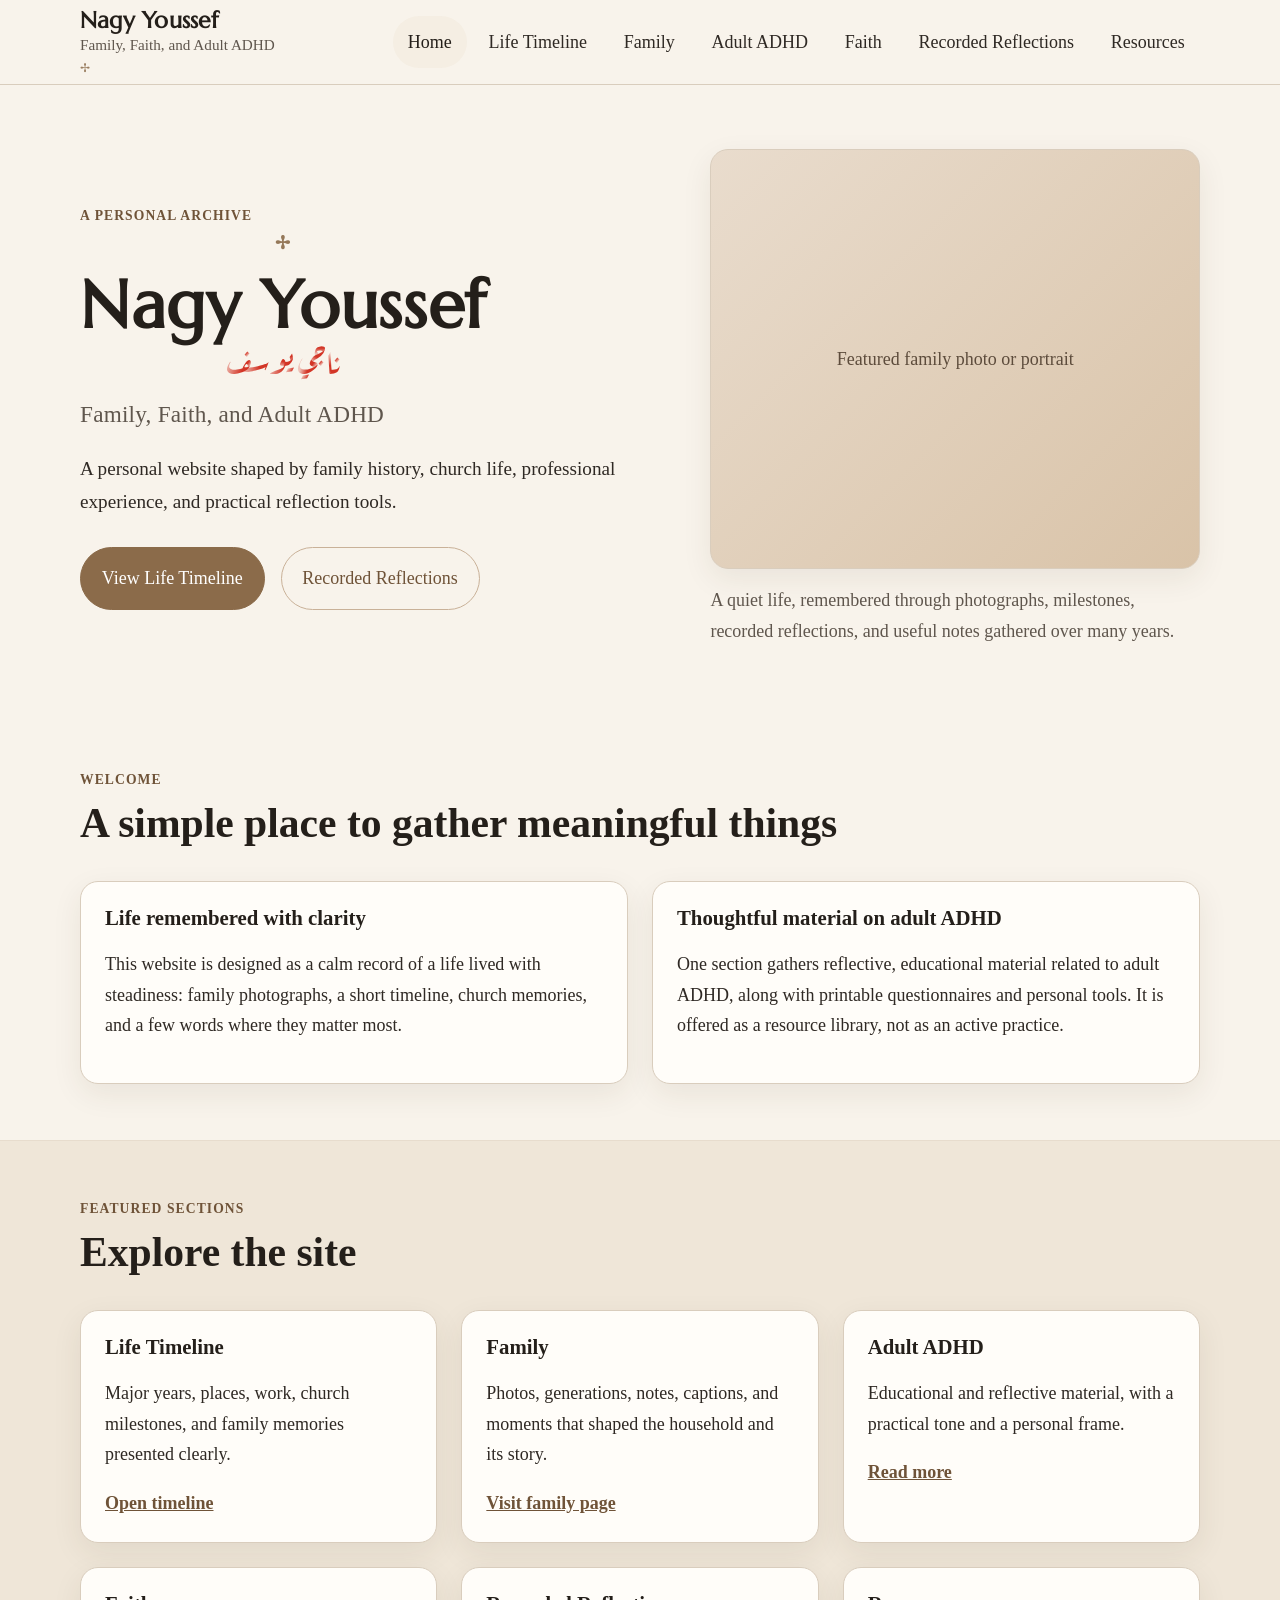
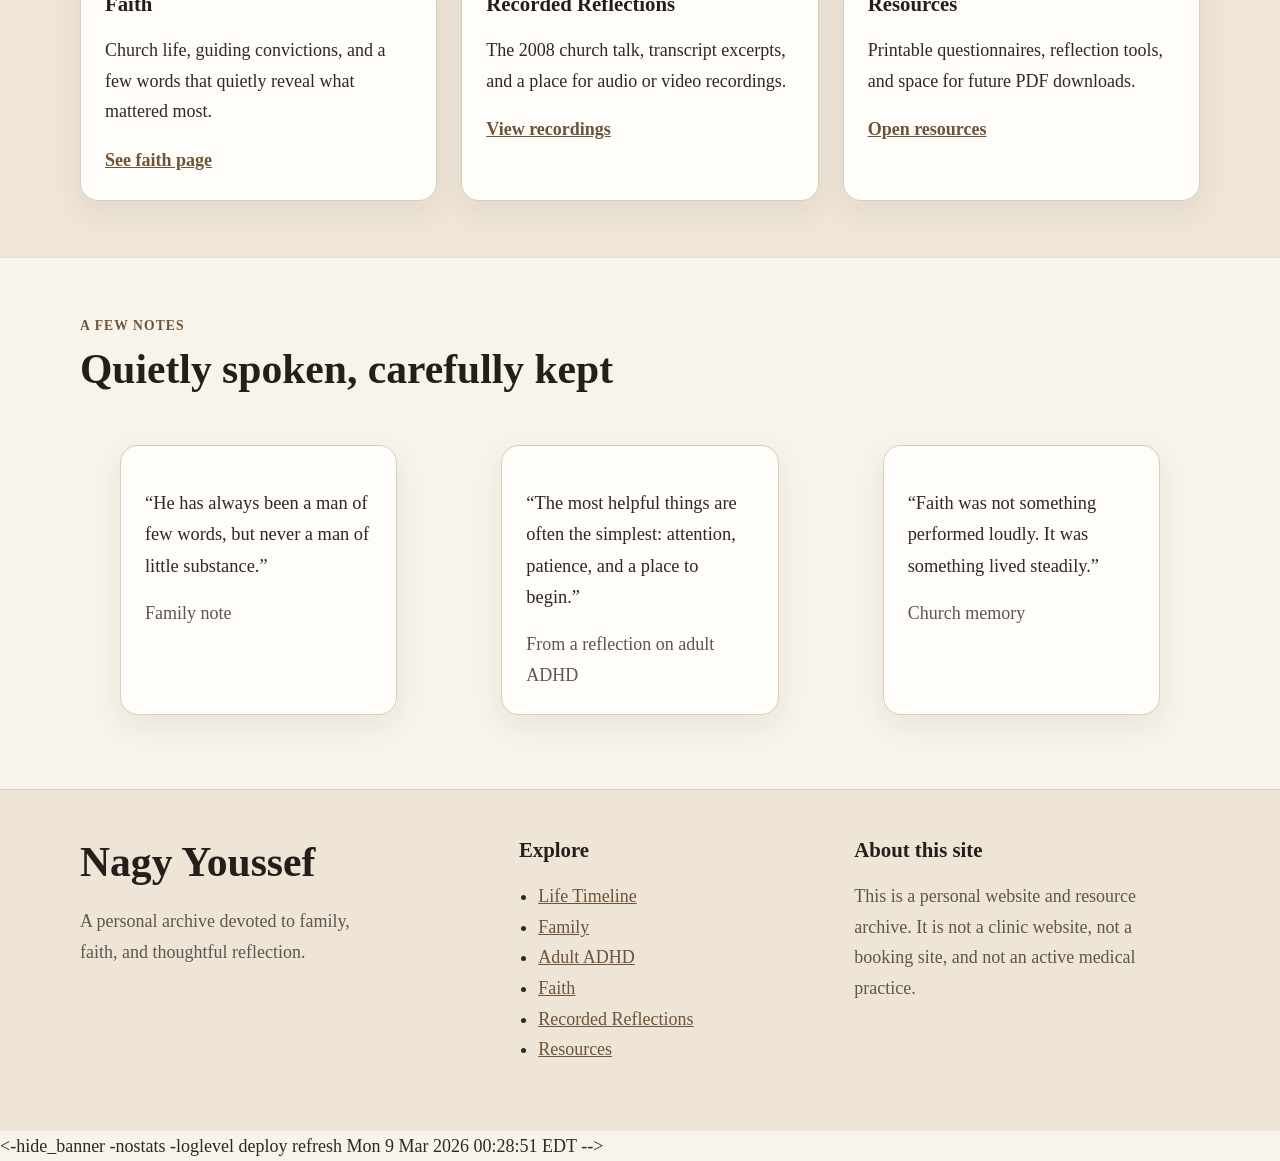
<file: index.html>
<!DOCTYPE html>
<html lang="en">
<head>
  <meta charset="UTF-8" />
  <meta name="viewport" content="width=device-width, initial-scale=1.0" />
  <meta name="description" content="A dignified personal website about family, faith, life history, and practical reflection tools." />
  <title>Nagy Youssef | Family, Faith, and Adult ADHD</title>
  <link rel="preconnect" href="https://fonts.googleapis.com" />
  <link rel="preconnect" href="https://fonts.gstatic.com" crossorigin />
  <link href="https://fonts.googleapis.com/css2?family=Marcellus&family=Aref+Ruqaa+Ink:wght@400;700&display=swap" rel="stylesheet" />
  <link rel="stylesheet" href="styles.css?v=2" />
</head>
<body>
  <a class="skip-link" href="#main-content">Skip to content</a>

  <header class="site-header">
    <div class="container header-inner">
      <a class="site-brand" href="index.html" aria-label="Go to homepage">
        <span class="site-brand-title">Nagy Youssef</span>
        <span class="site-brand-subtitle">Family, Faith, and Adult ADHD</span>
      </a>

      <button
        class="nav-toggle"
        type="button"
        aria-expanded="false"
        aria-controls="site-navigation"
        aria-label="Open menu"
      >
        <span class="nav-toggle-bar"></span>
        <span class="nav-toggle-bar"></span>
        <span class="nav-toggle-bar"></span>
      </button>

      <nav class="site-nav" id="site-navigation" aria-label="Primary">
        <ul class="nav-list">
          <li><a class="active" href="index.html">Home</a></li>
          <li><a href="timeline.html">Life Timeline</a></li>
          <li><a href="family.html">Family</a></li>
          <li><a href="adhd.html">Adult ADHD</a></li>
          <li><a href="faith.html">Faith</a></li>
          <li><a href="talks.html">Recorded Reflections</a></li>
          <li><a href="resources.html">Resources</a></li>
        </ul>
      </nav>
    </div>
  </header>

  <main id="main-content">
    <section class="hero">
      <div class="container hero-grid">
        <div class="hero-copy">
          <p class="eyebrow">A Personal Archive</p>
          <div class="hero-name-group">
            <h1 class="hero-name">Nagy Youssef</h1>
            <p class="hero-name-accent" lang="ar" dir="rtl">ناجي يوسف</p>
          </div>
          <p class="hero-subtitle">Family, Faith, and Adult ADHD</p>
          <p class="lead">
            A personal website shaped by family history, church life, professional experience,
            and practical reflection tools.
          </p>
          <div class="hero-actions">
            <a class="button" href="timeline.html">View Life Timeline</a>
            <a class="button button-secondary" href="talks.html">Recorded Reflections</a>
          </div>
        </div>

        <div class="hero-media">
          <div class="media-placeholder media-placeholder-large">
            <span>Featured family photo or portrait</span>
          </div>
          <p class="media-caption">
            A quiet life, remembered through photographs, milestones, recorded reflections, and
            useful notes gathered over many years.
          </p>
        </div>
      </div>
    </section>

    <section class="section">
      <div class="container">
        <div class="section-heading">
          <p class="eyebrow">Welcome</p>
          <h2>A simple place to gather meaningful things</h2>
        </div>

        <div class="two-column-grid">
          <article class="card">
            <h3>Life remembered with clarity</h3>
            <p>
              This website is designed as a calm record of a life lived with steadiness:
              family photographs, a short timeline, church memories, and a few words where
              they matter most.
            </p>
          </article>

          <article class="card">
            <h3>Thoughtful material on adult ADHD</h3>
            <p>
              One section gathers reflective, educational material related to adult ADHD,
              along with printable questionnaires and personal tools. It is offered as a
              resource library, not as an active practice.
            </p>
          </article>
        </div>
      </div>
    </section>

    <section class="section section-soft">
      <div class="container">
        <div class="section-heading">
          <p class="eyebrow">Featured Sections</p>
          <h2>Explore the site</h2>
        </div>

        <div class="feature-grid">
          <article class="feature-card">
            <h3>Life Timeline</h3>
            <p>Major years, places, work, church milestones, and family memories presented clearly.</p>
            <a class="text-link" href="timeline.html">Open timeline</a>
          </article>

          <article class="feature-card">
            <h3>Family</h3>
            <p>Photos, generations, notes, captions, and moments that shaped the household and its story.</p>
            <a class="text-link" href="family.html">Visit family page</a>
          </article>

          <article class="feature-card">
            <h3>Adult ADHD</h3>
            <p>Educational and reflective material, with a practical tone and a personal frame.</p>
            <a class="text-link" href="adhd.html">Read more</a>
          </article>

          <article class="feature-card">
            <h3>Faith</h3>
            <p>Church life, guiding convictions, and a few words that quietly reveal what mattered most.</p>
            <a class="text-link" href="faith.html">See faith page</a>
          </article>

          <article class="feature-card">
            <h3>Recorded Reflections</h3>
            <p>The 2008 church talk, transcript excerpts, and a place for audio or video recordings.</p>
            <a class="text-link" href="talks.html">View recordings</a>
          </article>

          <article class="feature-card">
            <h3>Resources</h3>
            <p>Printable questionnaires, reflection tools, and space for future PDF downloads.</p>
            <a class="text-link" href="resources.html">Open resources</a>
          </article>
        </div>
      </div>
    </section>

    <section class="section">
      <div class="container">
        <div class="section-heading">
          <p class="eyebrow">A few notes</p>
          <h2>Quietly spoken, carefully kept</h2>
        </div>

        <div class="quote-grid">
          <blockquote class="quote-card">
            <p>“He has always been a man of few words, but never a man of little substance.”</p>
            <footer>Family note</footer>
          </blockquote>

          <blockquote class="quote-card">
            <p>“The most helpful things are often the simplest: attention, patience, and a place to begin.”</p>
            <footer>From a reflection on adult ADHD</footer>
          </blockquote>

          <blockquote class="quote-card">
            <p>“Faith was not something performed loudly. It was something lived steadily.”</p>
            <footer>Church memory</footer>
          </blockquote>
        </div>
      </div>
    </section>
  </main>

  <footer class="site-footer">
    <div class="container footer-grid">
      <div>
        <h2 class="footer-title">Nagy Youssef</h2>
        <p class="footer-text">
          A personal archive devoted to family, faith, and thoughtful reflection.
        </p>
      </div>

      <div>
        <h3 class="footer-heading">Explore</h3>
        <ul class="footer-links">
          <li><a href="timeline.html">Life Timeline</a></li>
          <li><a href="family.html">Family</a></li>
          <li><a href="adhd.html">Adult ADHD</a></li>
          <li><a href="faith.html">Faith</a></li>
          <li><a href="talks.html">Recorded Reflections</a></li>
          <li><a href="resources.html">Resources</a></li>
        </ul>
      </div>

      <div>
        <h3 class="footer-heading">About this site</h3>
        <p class="footer-text">
          This is a personal website and resource archive. It is not a clinic website,
          not a booking site, and not an active medical practice.
        </p>
      </div>
    </div>
  </footer>

  <script src="script.js?v=2"></script>
</body>
</html>
<-hide_banner -nostats -loglevel deploy refresh Mon  9 Mar 2026 00:28:51 EDT -->
</file>
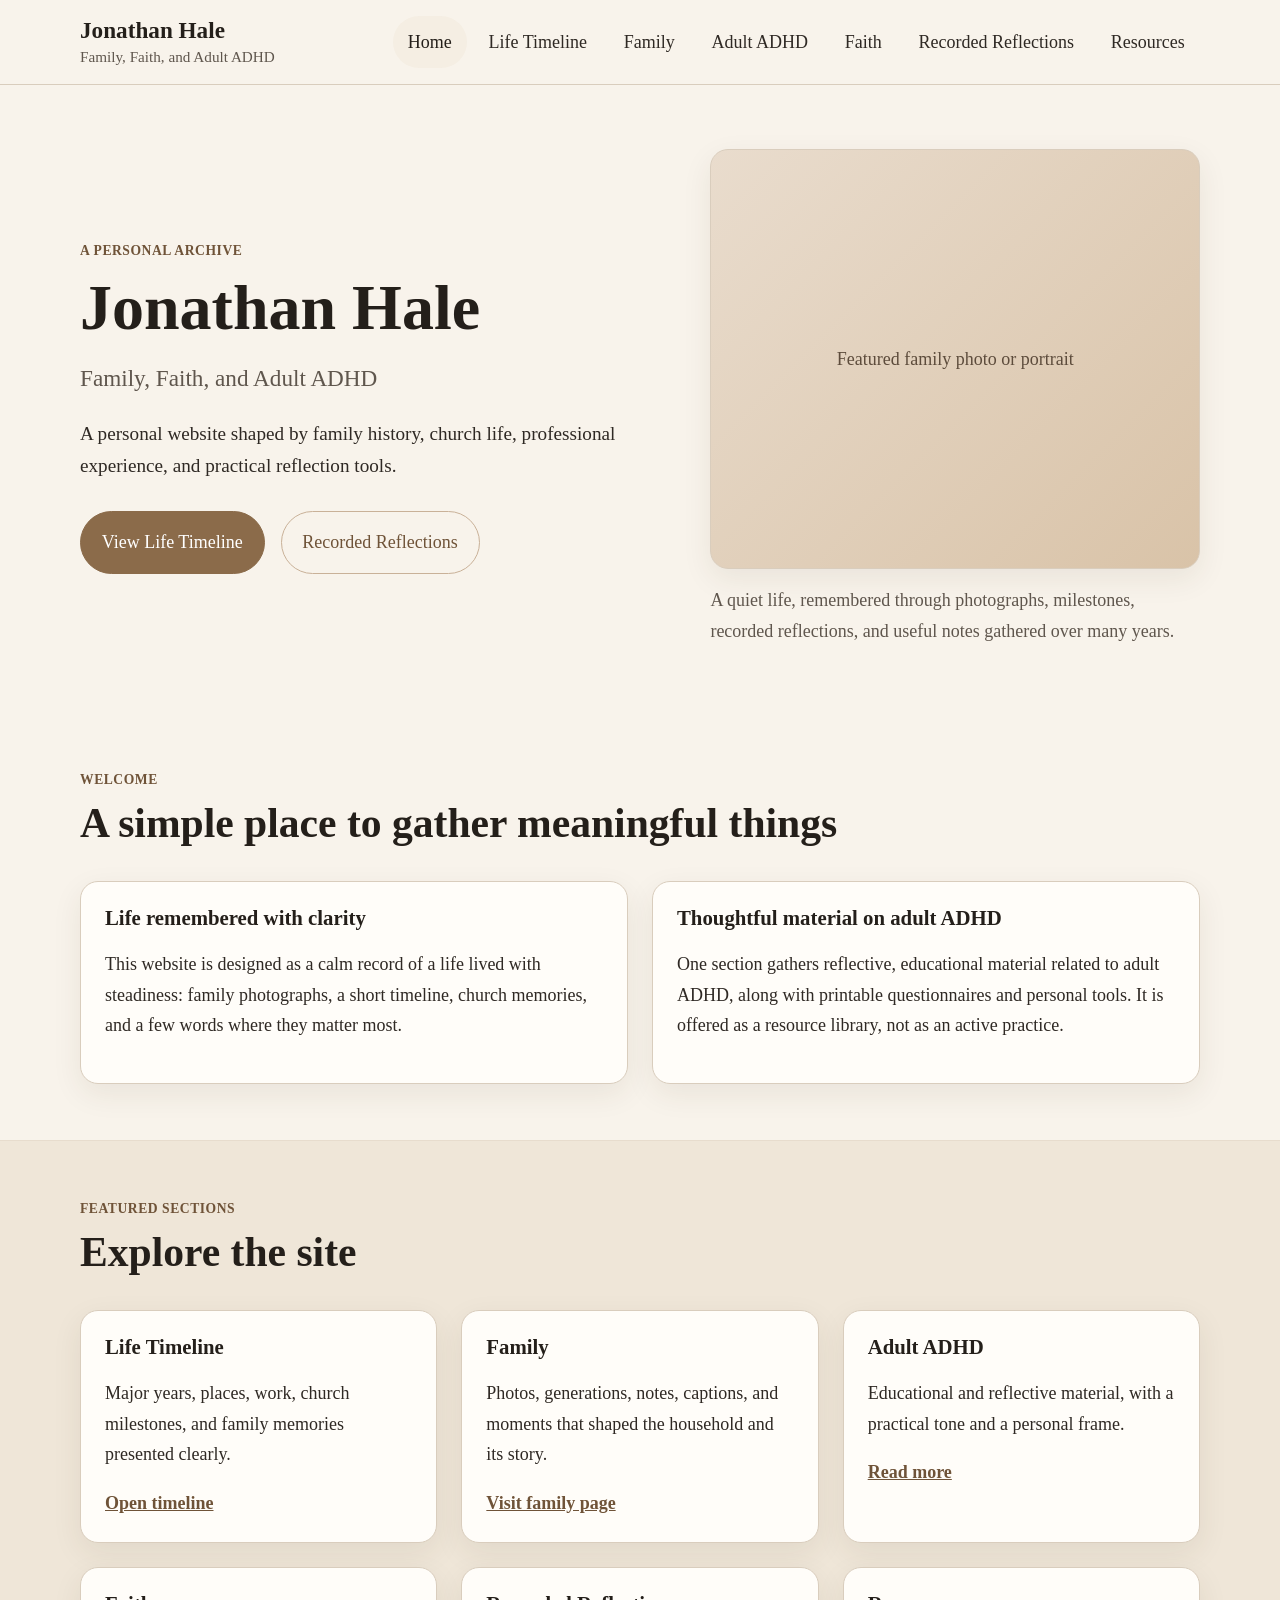
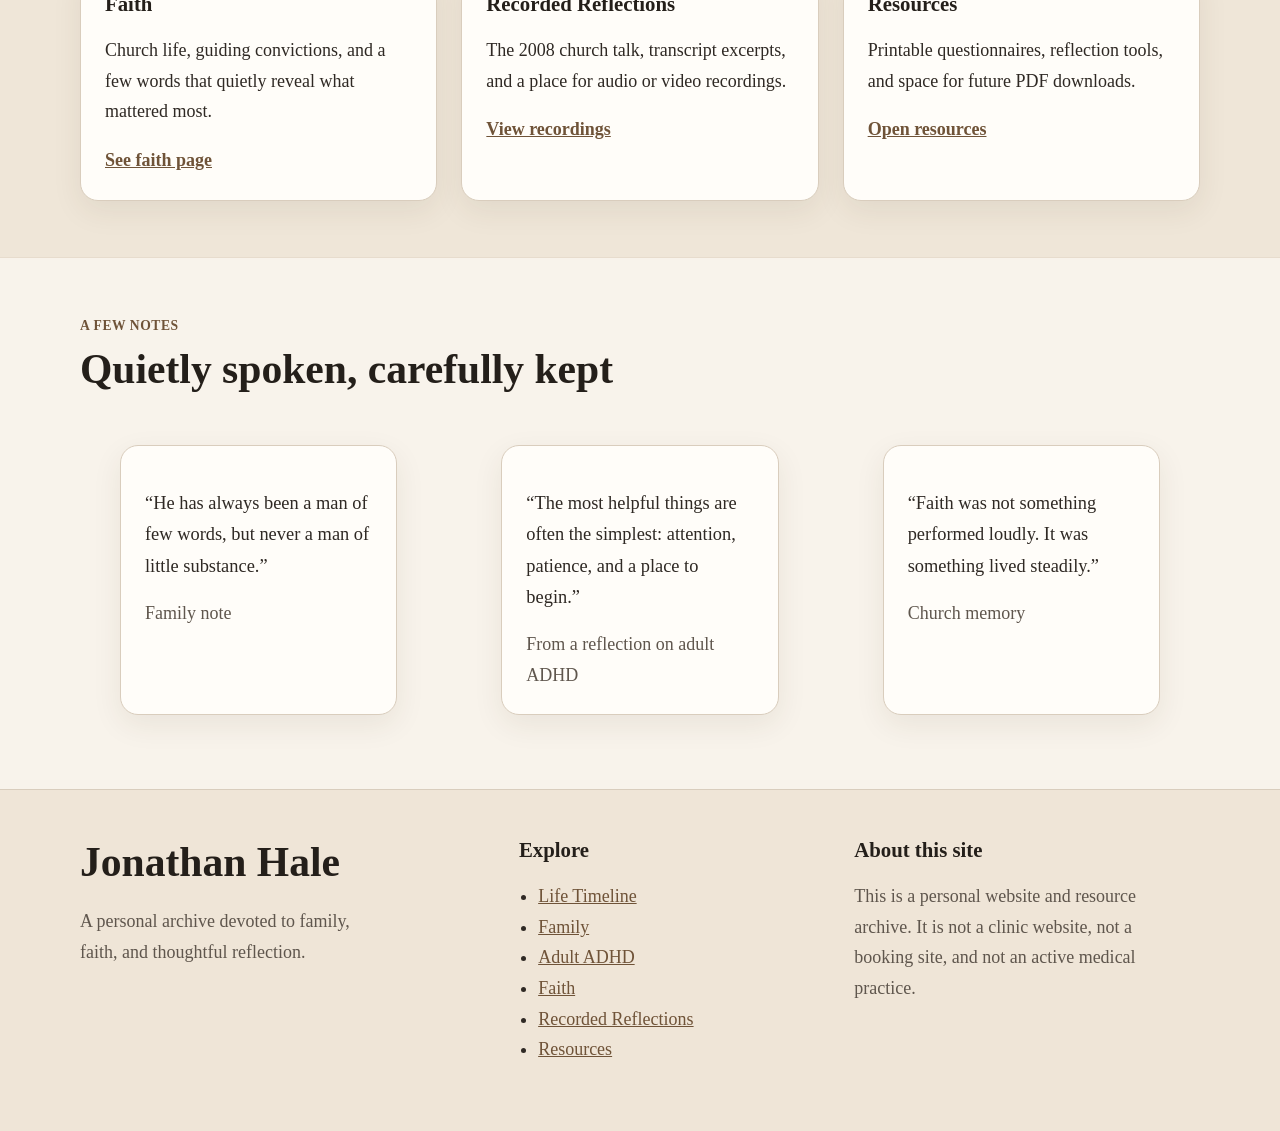
<file: uncle-site/index.html>
<!DOCTYPE html>
<html lang="en">
<head>
  <meta charset="UTF-8" />
  <meta name="viewport" content="width=device-width, initial-scale=1.0" />
  <meta name="description" content="A dignified personal website about family, faith, life history, and practical reflection tools." />
  <title>Jonathan Hale | Family, Faith, and Adult ADHD</title>
  <link rel="stylesheet" href="styles.css" />
</head>
<body>
  <a class="skip-link" href="#main-content">Skip to content</a>

  <header class="site-header">
    <div class="container header-inner">
      <a class="site-brand" href="index.html" aria-label="Go to homepage">
        <span class="site-brand-title">Jonathan Hale</span>
        <span class="site-brand-subtitle">Family, Faith, and Adult ADHD</span>
      </a>

      <button
        class="nav-toggle"
        type="button"
        aria-expanded="false"
        aria-controls="site-navigation"
        aria-label="Open menu"
      >
        <span class="nav-toggle-bar"></span>
        <span class="nav-toggle-bar"></span>
        <span class="nav-toggle-bar"></span>
      </button>

      <nav class="site-nav" id="site-navigation" aria-label="Primary">
        <ul class="nav-list">
          <li><a class="active" href="index.html">Home</a></li>
          <li><a href="timeline.html">Life Timeline</a></li>
          <li><a href="family.html">Family</a></li>
          <li><a href="adhd.html">Adult ADHD</a></li>
          <li><a href="faith.html">Faith</a></li>
          <li><a href="talks.html">Recorded Reflections</a></li>
          <li><a href="resources.html">Resources</a></li>
        </ul>
      </nav>
    </div>
  </header>

  <main id="main-content">
    <section class="hero">
      <div class="container hero-grid">
        <div class="hero-copy">
          <p class="eyebrow">A Personal Archive</p>
          <h1>Jonathan Hale</h1>
          <p class="hero-subtitle">Family, Faith, and Adult ADHD</p>
          <p class="lead">
            A personal website shaped by family history, church life, professional experience,
            and practical reflection tools.
          </p>
          <div class="hero-actions">
            <a class="button" href="timeline.html">View Life Timeline</a>
            <a class="button button-secondary" href="talks.html">Recorded Reflections</a>
          </div>
        </div>

        <div class="hero-media">
          <div class="media-placeholder media-placeholder-large">
            <span>Featured family photo or portrait</span>
          </div>
          <p class="media-caption">
            A quiet life, remembered through photographs, milestones, recorded reflections, and
            useful notes gathered over many years.
          </p>
        </div>
      </div>
    </section>

    <section class="section">
      <div class="container">
        <div class="section-heading">
          <p class="eyebrow">Welcome</p>
          <h2>A simple place to gather meaningful things</h2>
        </div>

        <div class="two-column-grid">
          <article class="card">
            <h3>Life remembered with clarity</h3>
            <p>
              This website is designed as a calm record of a life lived with steadiness:
              family photographs, a short timeline, church memories, and a few words where
              they matter most.
            </p>
          </article>

          <article class="card">
            <h3>Thoughtful material on adult ADHD</h3>
            <p>
              One section gathers reflective, educational material related to adult ADHD,
              along with printable questionnaires and personal tools. It is offered as a
              resource library, not as an active practice.
            </p>
          </article>
        </div>
      </div>
    </section>

    <section class="section section-soft">
      <div class="container">
        <div class="section-heading">
          <p class="eyebrow">Featured Sections</p>
          <h2>Explore the site</h2>
        </div>

        <div class="feature-grid">
          <article class="feature-card">
            <h3>Life Timeline</h3>
            <p>Major years, places, work, church milestones, and family memories presented clearly.</p>
            <a class="text-link" href="timeline.html">Open timeline</a>
          </article>

          <article class="feature-card">
            <h3>Family</h3>
            <p>Photos, generations, notes, captions, and moments that shaped the household and its story.</p>
            <a class="text-link" href="family.html">Visit family page</a>
          </article>

          <article class="feature-card">
            <h3>Adult ADHD</h3>
            <p>Educational and reflective material, with a practical tone and a personal frame.</p>
            <a class="text-link" href="adhd.html">Read more</a>
          </article>

          <article class="feature-card">
            <h3>Faith</h3>
            <p>Church life, guiding convictions, and a few words that quietly reveal what mattered most.</p>
            <a class="text-link" href="faith.html">See faith page</a>
          </article>

          <article class="feature-card">
            <h3>Recorded Reflections</h3>
            <p>The 2008 church talk, transcript excerpts, and a place for audio or video recordings.</p>
            <a class="text-link" href="talks.html">View recordings</a>
          </article>

          <article class="feature-card">
            <h3>Resources</h3>
            <p>Printable questionnaires, reflection tools, and space for future PDF downloads.</p>
            <a class="text-link" href="resources.html">Open resources</a>
          </article>
        </div>
      </div>
    </section>

    <section class="section">
      <div class="container">
        <div class="section-heading">
          <p class="eyebrow">A few notes</p>
          <h2>Quietly spoken, carefully kept</h2>
        </div>

        <div class="quote-grid">
          <blockquote class="quote-card">
            <p>“He has always been a man of few words, but never a man of little substance.”</p>
            <footer>Family note</footer>
          </blockquote>

          <blockquote class="quote-card">
            <p>“The most helpful things are often the simplest: attention, patience, and a place to begin.”</p>
            <footer>From a reflection on adult ADHD</footer>
          </blockquote>

          <blockquote class="quote-card">
            <p>“Faith was not something performed loudly. It was something lived steadily.”</p>
            <footer>Church memory</footer>
          </blockquote>
        </div>
      </div>
    </section>
  </main>

  <footer class="site-footer">
    <div class="container footer-grid">
      <div>
        <h2 class="footer-title">Jonathan Hale</h2>
        <p class="footer-text">
          A personal archive devoted to family, faith, and thoughtful reflection.
        </p>
      </div>

      <div>
        <h3 class="footer-heading">Explore</h3>
        <ul class="footer-links">
          <li><a href="timeline.html">Life Timeline</a></li>
          <li><a href="family.html">Family</a></li>
          <li><a href="adhd.html">Adult ADHD</a></li>
          <li><a href="faith.html">Faith</a></li>
          <li><a href="talks.html">Recorded Reflections</a></li>
          <li><a href="resources.html">Resources</a></li>
        </ul>
      </div>

      <div>
        <h3 class="footer-heading">About this site</h3>
        <p class="footer-text">
          This is a personal website and resource archive. It is not a clinic website,
          not a booking site, and not an active medical practice.
        </p>
      </div>
    </div>
  </footer>

  <script src="script.js"></script>
</body>
</html>
</file>
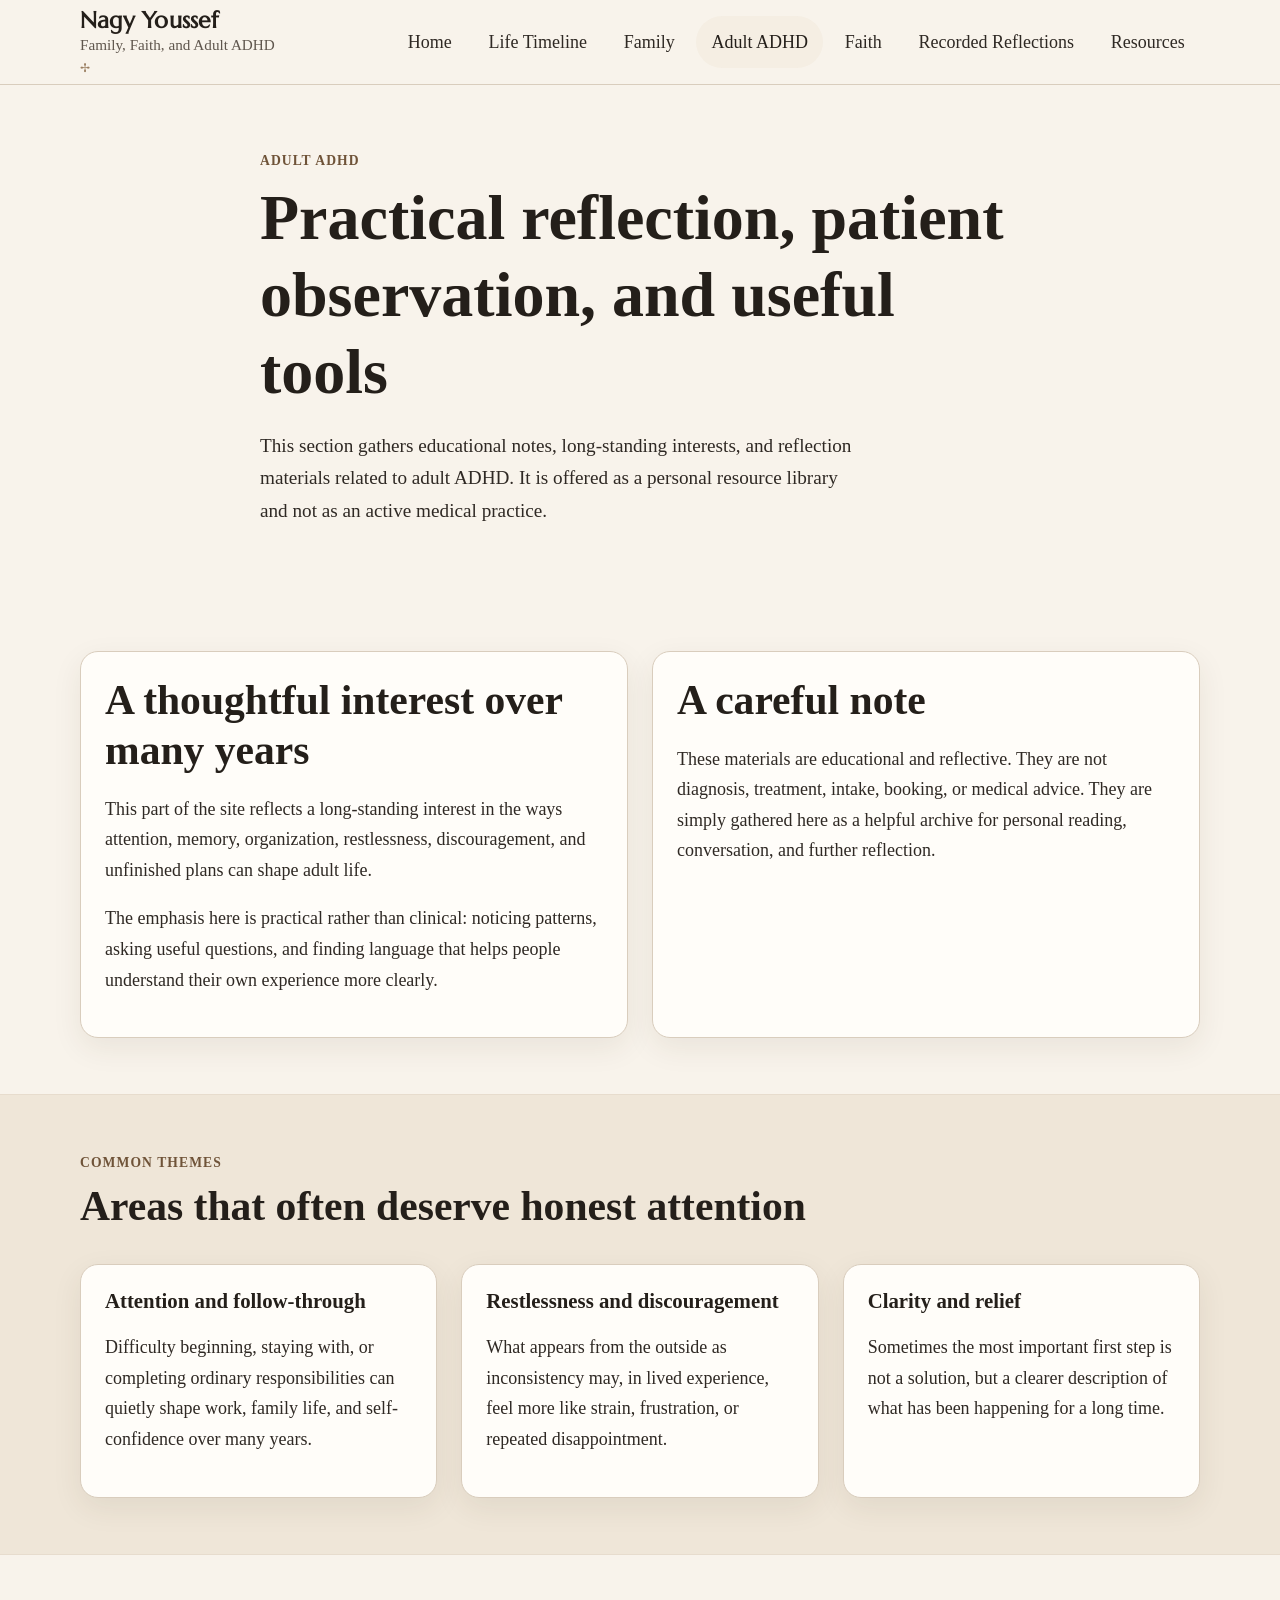
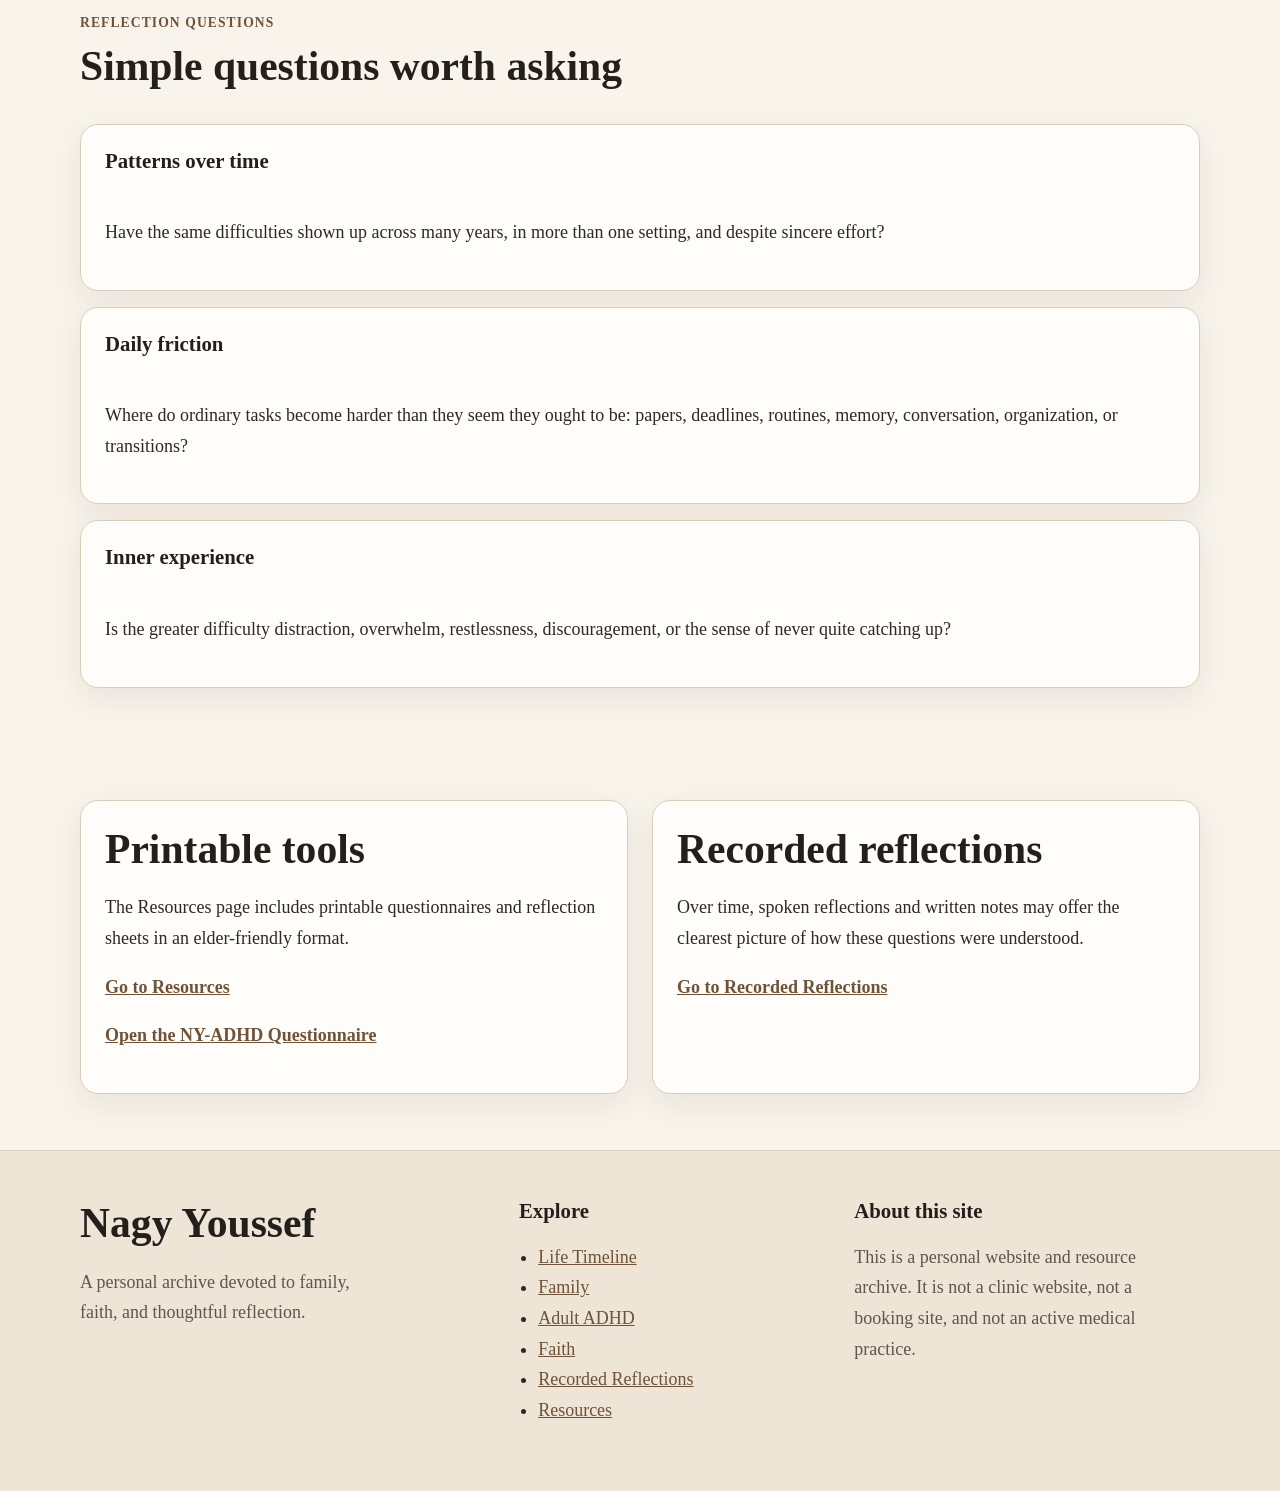
<file: adhd.html>
<!DOCTYPE html>
<html lang="en">
<head>
  <meta charset="UTF-8" />
  <meta name="viewport" content="width=device-width, initial-scale=1.0" />
  <meta name="description" content="Reflective and educational material on adult ADHD, with practical tools and notes." />
  <title>Adult ADHD | Nagy Youssef</title>
  <link rel="preconnect" href="https://fonts.googleapis.com" />
  <link rel="preconnect" href="https://fonts.gstatic.com" crossorigin />
  <link href="https://fonts.googleapis.com/css2?family=Marcellus&family=Aref+Ruqaa+Ink:wght@400;700&display=swap" rel="stylesheet" />
  <link rel="stylesheet" href="styles.css" />
</head>
<body>
  <a class="skip-link" href="#main-content">Skip to content</a>

  <header class="site-header">
    <div class="container header-inner">
      <a class="site-brand" href="index.html" aria-label="Go to homepage">
        <span class="site-brand-title">Nagy Youssef</span>
        <span class="site-brand-subtitle">Family, Faith, and Adult ADHD</span>
      </a>

      <button
        class="nav-toggle"
        type="button"
        aria-expanded="false"
        aria-controls="site-navigation"
        aria-label="Open menu"
      >
        <span class="nav-toggle-bar"></span>
        <span class="nav-toggle-bar"></span>
        <span class="nav-toggle-bar"></span>
      </button>

      <nav class="site-nav" id="site-navigation" aria-label="Primary">
        <ul class="nav-list">
          <li><a href="index.html">Home</a></li>
          <li><a href="timeline.html">Life Timeline</a></li>
          <li><a href="family.html">Family</a></li>
          <li><a class="active" href="adhd.html">Adult ADHD</a></li>
          <li><a href="faith.html">Faith</a></li>
          <li><a href="talks.html">Recorded Reflections</a></li>
          <li><a href="resources.html">Resources</a></li>
        </ul>
      </nav>
    </div>
  </header>

  <main id="main-content">
    <section class="page-hero">
      <div class="container narrow">
        <p class="eyebrow">Adult ADHD</p>
        <h1>Practical reflection, patient observation, and useful tools</h1>
        <p class="lead">
          This section gathers educational notes, long-standing interests, and reflection materials related to adult ADHD.
          It is offered as a personal resource library and not as an active medical practice.
        </p>
      </div>
    </section>

    <section class="section">
      <div class="container two-column-grid">
        <article class="card">
          <h2>A thoughtful interest over many years</h2>
          <p>
            This part of the site reflects a long-standing interest in the ways attention, memory,
            organization, restlessness, discouragement, and unfinished plans can shape adult life.
          </p>
          <p>
            The emphasis here is practical rather than clinical: noticing patterns, asking useful questions,
            and finding language that helps people understand their own experience more clearly.
          </p>
        </article>

        <article class="card">
          <h2>A careful note</h2>
          <p>
            These materials are educational and reflective. They are not diagnosis, treatment,
            intake, booking, or medical advice. They are simply gathered here as a helpful archive
            for personal reading, conversation, and further reflection.
          </p>
        </article>
      </div>
    </section>

    <section class="section section-soft">
      <div class="container">
        <div class="section-heading">
          <p class="eyebrow">Common Themes</p>
          <h2>Areas that often deserve honest attention</h2>
        </div>

        <div class="three-column-grid">
          <article class="card">
            <h3>Attention and follow-through</h3>
            <p>
              Difficulty beginning, staying with, or completing ordinary responsibilities can quietly shape work,
              family life, and self-confidence over many years.
            </p>
          </article>

          <article class="card">
            <h3>Restlessness and discouragement</h3>
            <p>
              What appears from the outside as inconsistency may, in lived experience, feel more like strain,
              frustration, or repeated disappointment.
            </p>
          </article>

          <article class="card">
            <h3>Clarity and relief</h3>
            <p>
              Sometimes the most important first step is not a solution, but a clearer description of what has
              been happening for a long time.
            </p>
          </article>
        </div>
      </div>
    </section>

    <section class="section">
      <div class="container">
        <div class="section-heading">
          <p class="eyebrow">Reflection Questions</p>
          <h2>Simple questions worth asking</h2>
        </div>

        <div class="resource-list">
          <article class="resource-card">
            <h3>Patterns over time</h3>
            <p>
              Have the same difficulties shown up across many years, in more than one setting, and despite sincere effort?
            </p>
          </article>

          <article class="resource-card">
            <h3>Daily friction</h3>
            <p>
              Where do ordinary tasks become harder than they seem they ought to be: papers, deadlines, routines,
              memory, conversation, organization, or transitions?
            </p>
          </article>

          <article class="resource-card">
            <h3>Inner experience</h3>
            <p>
              Is the greater difficulty distraction, overwhelm, restlessness, discouragement, or the sense of never
              quite catching up?
            </p>
          </article>
        </div>
      </div>
    </section>

    <section class="section">
      <div class="container two-column-grid">
        <article class="card">
          <h2>Printable tools</h2>
          <p>
            The Resources page includes printable questionnaires and reflection sheets in an elder-friendly format.
          </p>
          <p><a class="text-link" href="resources.html">Go to Resources</a></p><p><a class="text-link" href="ny-adhd.html">Open the NY-ADHD Questionnaire</a></p>
        </article>

        <article class="card">
          <h2>Recorded reflections</h2>
          <p>
            Over time, spoken reflections and written notes may offer the clearest picture of how these questions were understood.
          </p>
          <p><a class="text-link" href="talks.html">Go to Recorded Reflections</a></p>
        </article>
      </div>
    </section>
  </main>

  <footer class="site-footer">
    <div class="container footer-grid">
      <div>
        <h2 class="footer-title">Nagy Youssef</h2>
        <p class="footer-text">
          A personal archive devoted to family, faith, and thoughtful reflection.
        </p>
      </div>

      <div>
        <h3 class="footer-heading">Explore</h3>
        <ul class="footer-links">
          <li><a href="timeline.html">Life Timeline</a></li>
          <li><a href="family.html">Family</a></li>
          <li><a href="adhd.html">Adult ADHD</a></li>
          <li><a href="faith.html">Faith</a></li>
          <li><a href="talks.html">Recorded Reflections</a></li>
          <li><a href="resources.html">Resources</a></li>
        </ul>
      </div>

      <div>
        <h3 class="footer-heading">About this site</h3>
        <p class="footer-text">
          This is a personal website and resource archive. It is not a clinic website,
          not a booking site, and not an active medical practice.
        </p>
      </div>
    </div>
  </footer>

  <script src="script.js"></script>
</body>
</html>
</file>
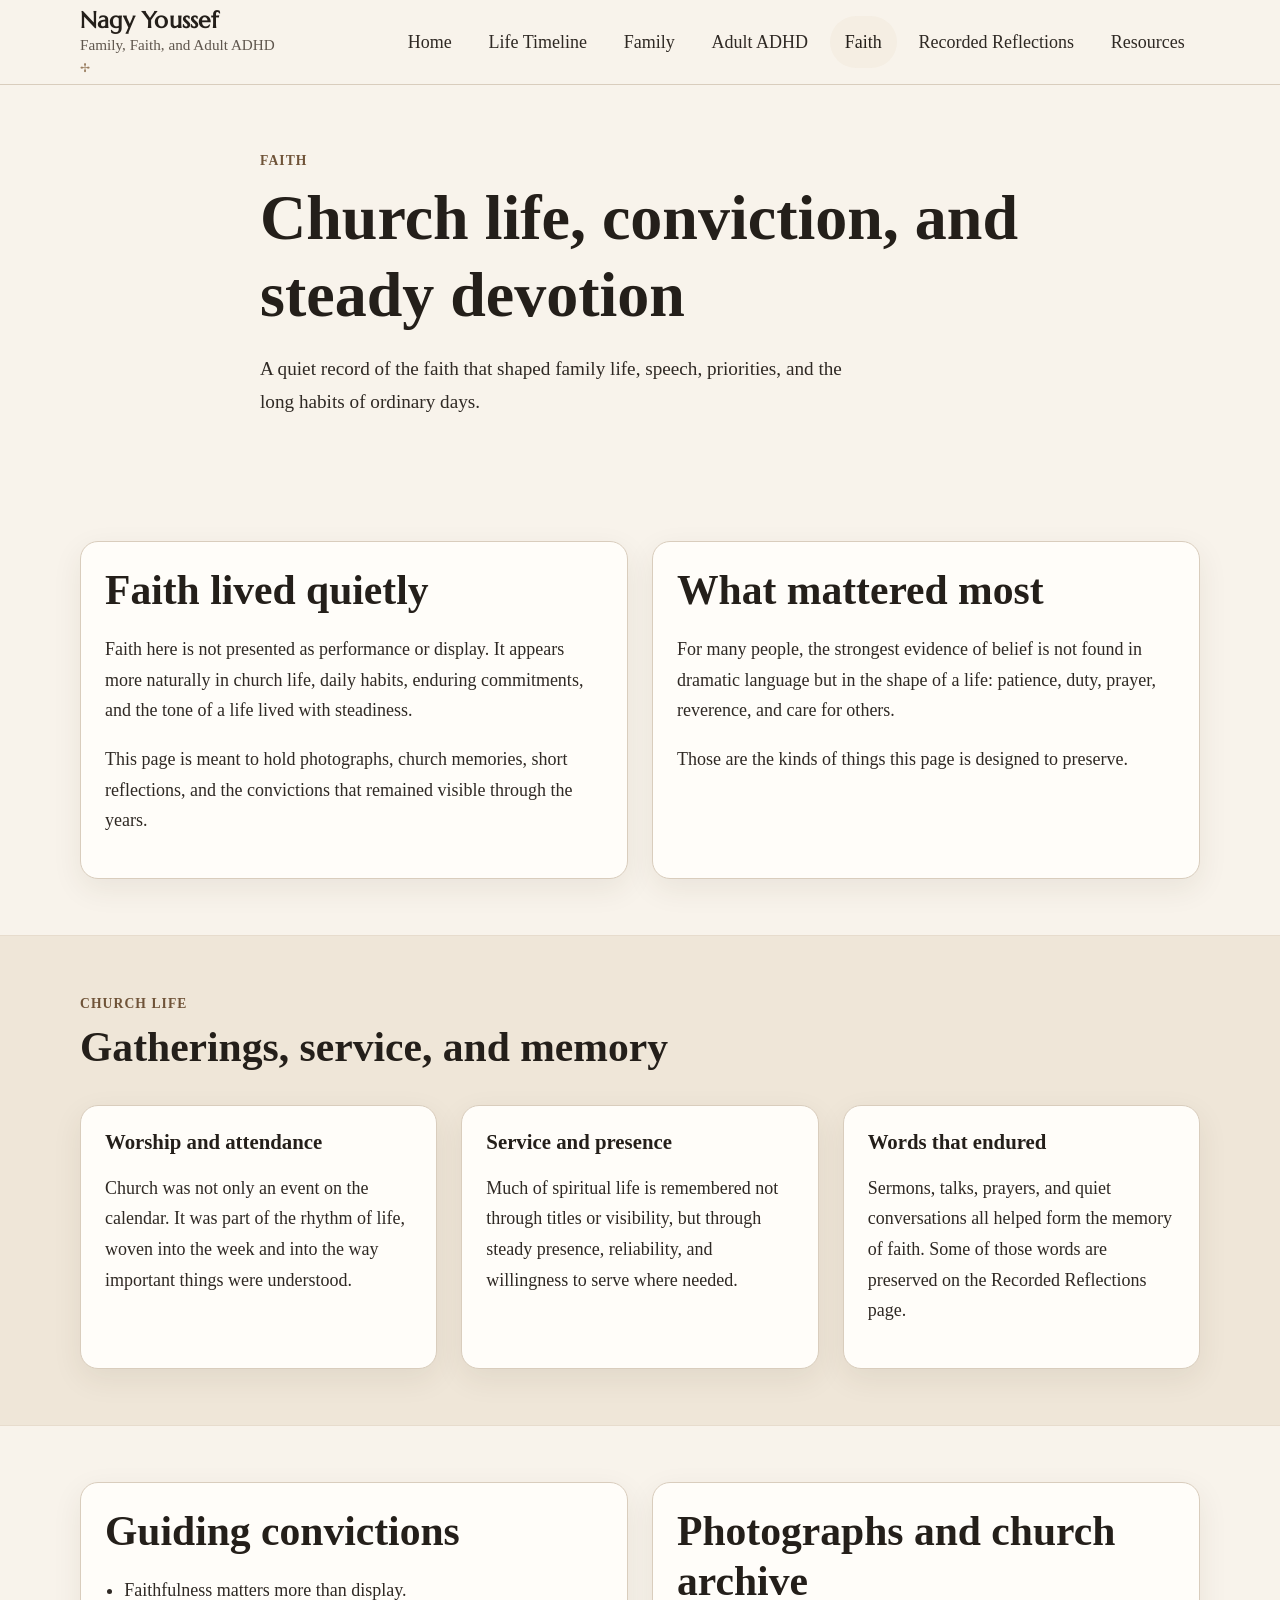
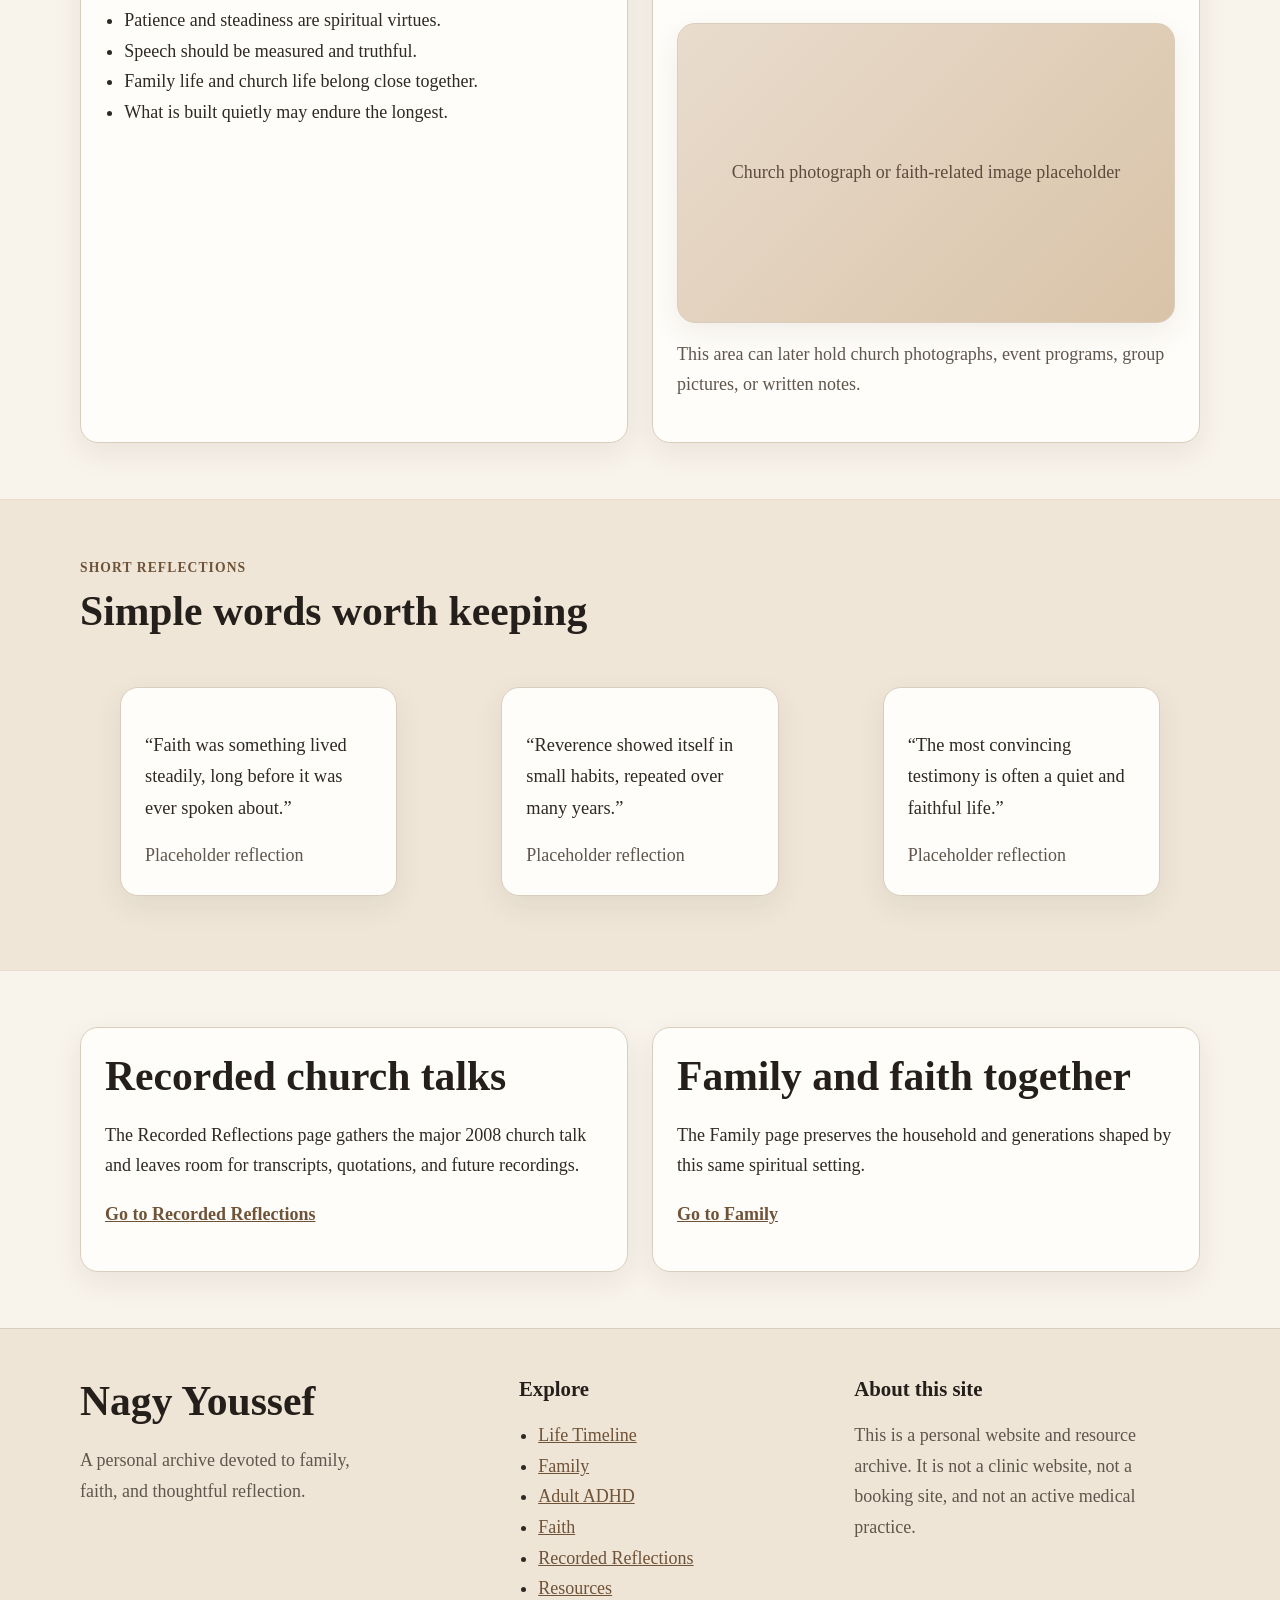
<file: faith.html>
<!DOCTYPE html>
<html lang="en">
<head>
  <meta charset="UTF-8" />
  <meta name="viewport" content="width=device-width, initial-scale=1.0" />
  <meta name="description" content="Faith, church life, and the convictions that shaped a quiet and steady life." />
  <title>Faith | Nagy Youssef</title>
  <link rel="preconnect" href="https://fonts.googleapis.com" />
  <link rel="preconnect" href="https://fonts.gstatic.com" crossorigin />
  <link href="https://fonts.googleapis.com/css2?family=Marcellus&family=Aref+Ruqaa+Ink:wght@400;700&display=swap" rel="stylesheet" />
  <link rel="stylesheet" href="styles.css" />
</head>
<body>
  <a class="skip-link" href="#main-content">Skip to content</a>

  <header class="site-header">
    <div class="container header-inner">
      <a class="site-brand" href="index.html" aria-label="Go to homepage">
        <span class="site-brand-title">Nagy Youssef</span>
        <span class="site-brand-subtitle">Family, Faith, and Adult ADHD</span>
      </a>

      <button
        class="nav-toggle"
        type="button"
        aria-expanded="false"
        aria-controls="site-navigation"
        aria-label="Open menu"
      >
        <span class="nav-toggle-bar"></span>
        <span class="nav-toggle-bar"></span>
        <span class="nav-toggle-bar"></span>
      </button>

      <nav class="site-nav" id="site-navigation" aria-label="Primary">
        <ul class="nav-list">
          <li><a href="index.html">Home</a></li>
          <li><a href="timeline.html">Life Timeline</a></li>
          <li><a href="family.html">Family</a></li>
          <li><a href="adhd.html">Adult ADHD</a></li>
          <li><a class="active" href="faith.html">Faith</a></li>
          <li><a href="talks.html">Recorded Reflections</a></li>
          <li><a href="resources.html">Resources</a></li>
        </ul>
      </nav>
    </div>
  </header>

  <main id="main-content">
    <section class="page-hero page-hero-compact">
      <div class="container narrow page-hero-left">
        <p class="eyebrow">Faith</p>
        <h1 class="page-title-medium">Church life, conviction, and steady devotion</h1>
        <p class="lead page-lead-narrow">
          A quiet record of the faith that shaped family life, speech, priorities, and the long habits of ordinary days.
        </p>
      </div>
    </section>

    <section class="section">
      <div class="container two-column-grid">
        <article class="card">
          <h2>Faith lived quietly</h2>
          <p>
            Faith here is not presented as performance or display. It appears more naturally in church life,
            daily habits, enduring commitments, and the tone of a life lived with steadiness.
          </p>
          <p>
            This page is meant to hold photographs, church memories, short reflections, and the convictions
            that remained visible through the years.
          </p>
        </article>

        <article class="card">
          <h2>What mattered most</h2>
          <p>
            For many people, the strongest evidence of belief is not found in dramatic language but in the
            shape of a life: patience, duty, prayer, reverence, and care for others.
          </p>
          <p>
            Those are the kinds of things this page is designed to preserve.
          </p>
        </article>
      </div>
    </section>

    <section class="section section-soft">
      <div class="container">
        <div class="section-heading">
          <p class="eyebrow">Church Life</p>
          <h2>Gatherings, service, and memory</h2>
        </div>

        <div class="three-column-grid">
          <article class="card">
            <h3>Worship and attendance</h3>
            <p>
              Church was not only an event on the calendar. It was part of the rhythm of life,
              woven into the week and into the way important things were understood.
            </p>
          </article>

          <article class="card">
            <h3>Service and presence</h3>
            <p>
              Much of spiritual life is remembered not through titles or visibility, but through
              steady presence, reliability, and willingness to serve where needed.
            </p>
          </article>

          <article class="card">
            <h3>Words that endured</h3>
            <p>
              Sermons, talks, prayers, and quiet conversations all helped form the memory of faith.
              Some of those words are preserved on the Recorded Reflections page.
            </p>
          </article>
        </div>
      </div>
    </section>

    <section class="section">
      <div class="container two-column-grid">
        <article class="card">
          <h2>Guiding convictions</h2>
          <ul class="detail-list">
            <li>Faithfulness matters more than display.</li>
            <li>Patience and steadiness are spiritual virtues.</li>
            <li>Speech should be measured and truthful.</li>
            <li>Family life and church life belong close together.</li>
            <li>What is built quietly may endure the longest.</li>
          </ul>
        </article>

        <article class="card">
          <h2>Photographs and church archive</h2>
          <div class="media-placeholder media-placeholder-medium">
            <span>Church photograph or faith-related image placeholder</span>
          </div>
          <p class="media-caption">
            This area can later hold church photographs, event programs, group pictures, or written notes.
          </p>
        </article>
      </div>
    </section>

    <section class="section section-soft">
      <div class="container">
        <div class="section-heading">
          <p class="eyebrow">Short Reflections</p>
          <h2>Simple words worth keeping</h2>
        </div>

        <div class="quote-grid">
          <blockquote class="quote-card">
            <p>“Faith was something lived steadily, long before it was ever spoken about.”</p>
            <footer>Placeholder reflection</footer>
          </blockquote>

          <blockquote class="quote-card">
            <p>“Reverence showed itself in small habits, repeated over many years.”</p>
            <footer>Placeholder reflection</footer>
          </blockquote>

          <blockquote class="quote-card">
            <p>“The most convincing testimony is often a quiet and faithful life.”</p>
            <footer>Placeholder reflection</footer>
          </blockquote>
        </div>
      </div>
    </section>

    <section class="section">
      <div class="container two-column-grid">
        <article class="card">
          <h2>Recorded church talks</h2>
          <p>
            The Recorded Reflections page gathers the major 2008 church talk and leaves room for
            transcripts, quotations, and future recordings.
          </p>
          <p><a class="text-link" href="talks.html">Go to Recorded Reflections</a></p>
        </article>

        <article class="card">
          <h2>Family and faith together</h2>
          <p>
            The Family page preserves the household and generations shaped by this same spiritual setting.
          </p>
          <p><a class="text-link" href="family.html">Go to Family</a></p>
        </article>
      </div>
    </section>
  </main>

  <footer class="site-footer">
    <div class="container footer-grid">
      <div>
        <h2 class="footer-title">Nagy Youssef</h2>
        <p class="footer-text">
          A personal archive devoted to family, faith, and thoughtful reflection.
        </p>
      </div>

      <div>
        <h3 class="footer-heading">Explore</h3>
        <ul class="footer-links">
          <li><a href="timeline.html">Life Timeline</a></li>
          <li><a href="family.html">Family</a></li>
          <li><a href="adhd.html">Adult ADHD</a></li>
          <li><a href="faith.html">Faith</a></li>
          <li><a href="talks.html">Recorded Reflections</a></li>
          <li><a href="resources.html">Resources</a></li>
        </ul>
      </div>

      <div>
        <h3 class="footer-heading">About this site</h3>
        <p class="footer-text">
          This is a personal website and resource archive. It is not a clinic website,
          not a booking site, and not an active medical practice.
        </p>
      </div>
    </div>
  </footer>

  <script src="script.js"></script>
</body>
</html>
</file>
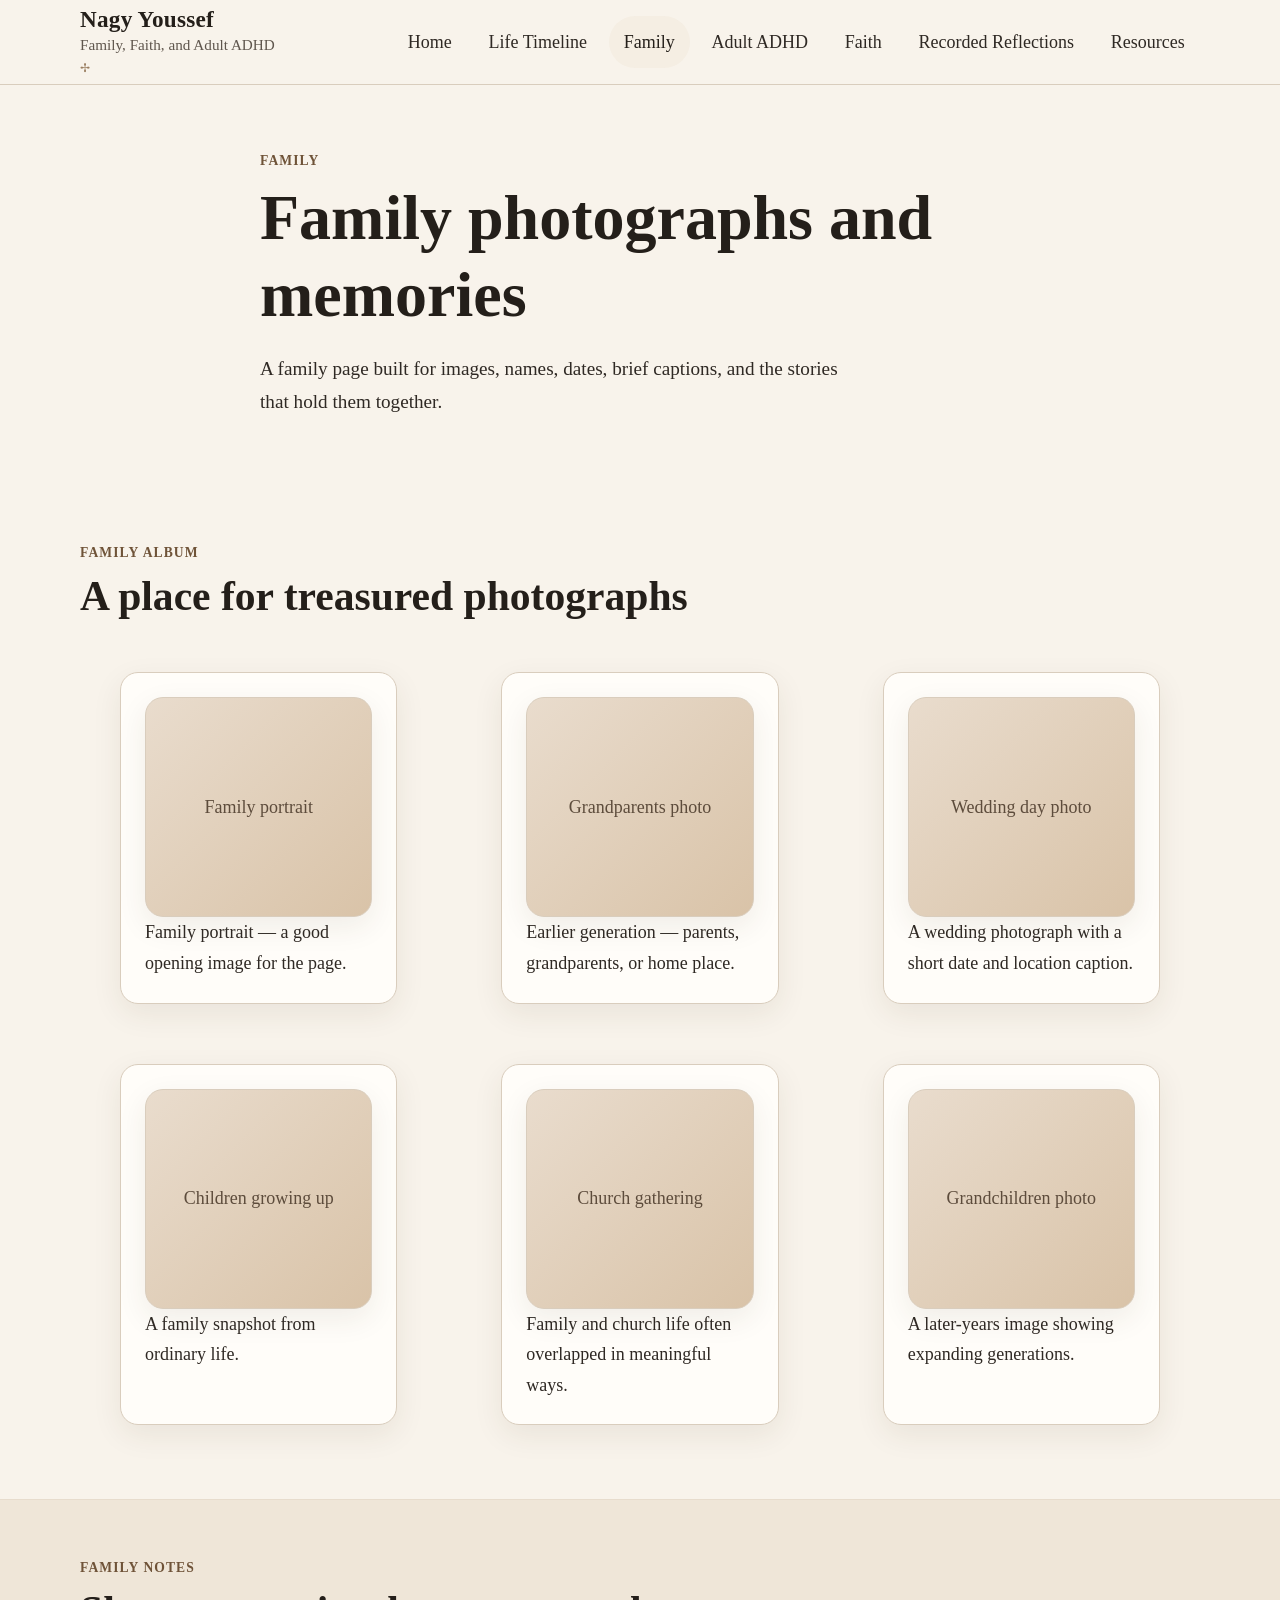
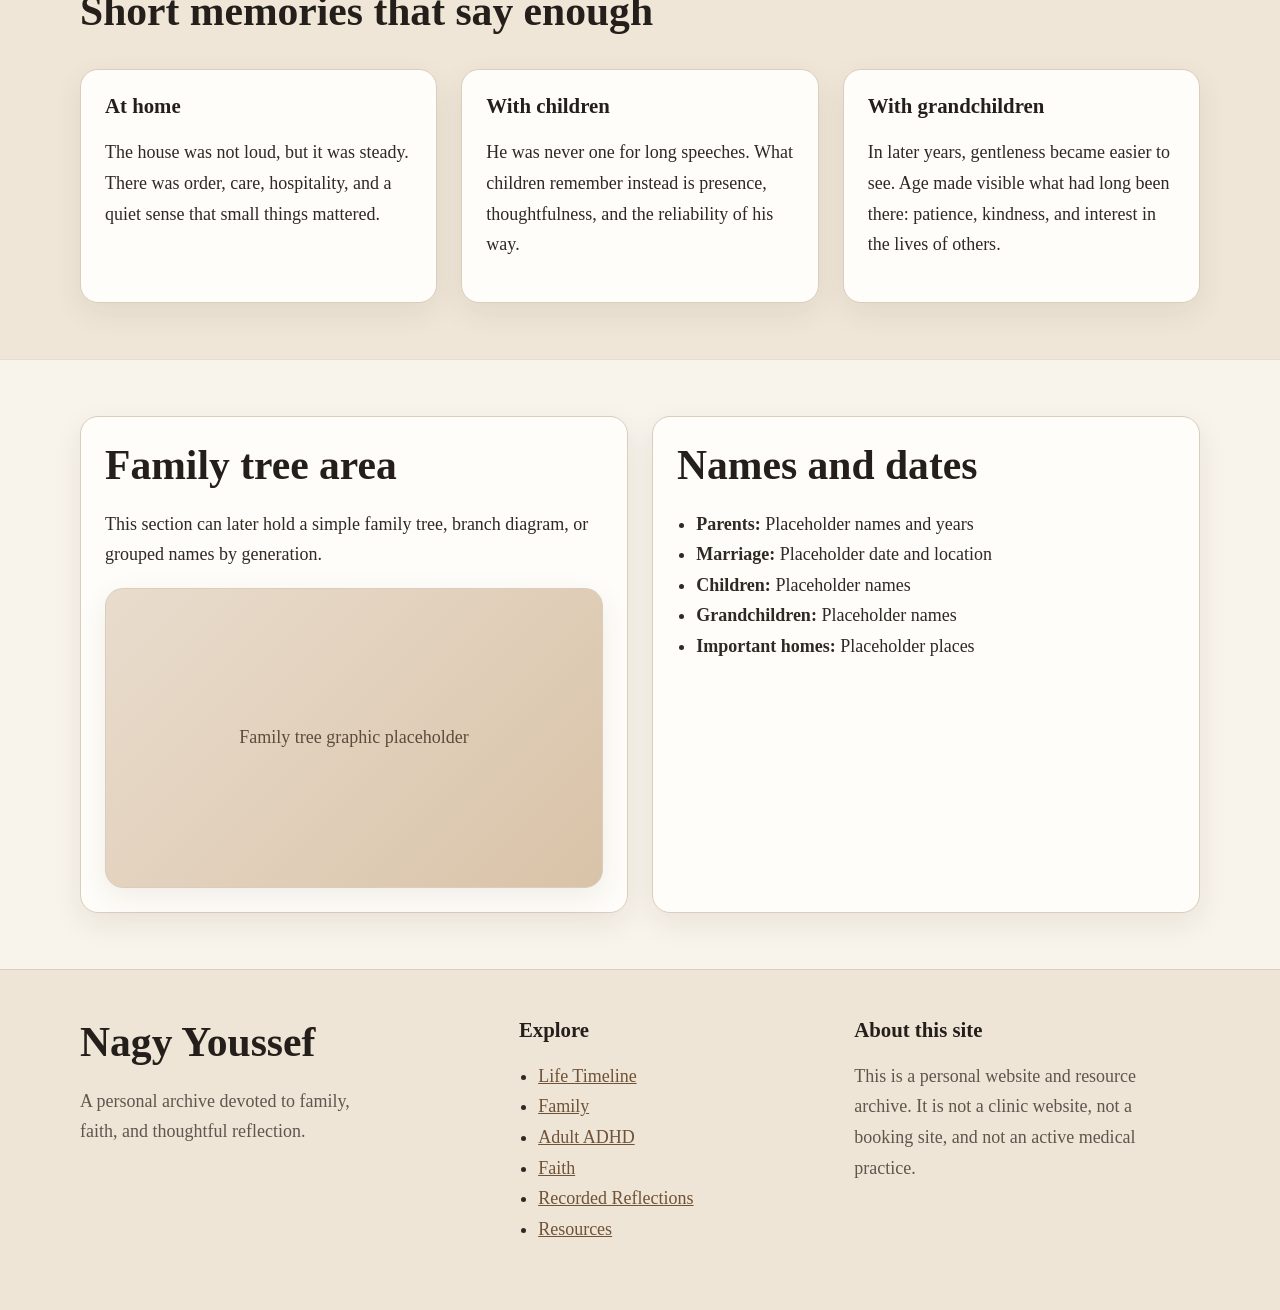
<file: family.html>
<!DOCTYPE html>
<html lang="en">
<head>
  <meta charset="UTF-8" />
  <meta name="viewport" content="width=device-width, initial-scale=1.0" />
  <meta name="description" content="Family photographs, generations, notes, and remembered moments." />
  <title>Family | Nagy Youssef</title>
  <link rel="stylesheet" href="styles.css" />
</head>
<body>
  <a class="skip-link" href="#main-content">Skip to content</a>

  <header class="site-header">
    <div class="container header-inner">
      <a class="site-brand" href="index.html" aria-label="Go to homepage">
        <span class="site-brand-title">Nagy Youssef</span>
        <span class="site-brand-subtitle">Family, Faith, and Adult ADHD</span>
      </a>

      <button
        class="nav-toggle"
        type="button"
        aria-expanded="false"
        aria-controls="site-navigation"
        aria-label="Open menu"
      >
        <span class="nav-toggle-bar"></span>
        <span class="nav-toggle-bar"></span>
        <span class="nav-toggle-bar"></span>
      </button>

      <nav class="site-nav" id="site-navigation" aria-label="Primary">
        <ul class="nav-list">
          <li><a href="index.html">Home</a></li>
          <li><a href="timeline.html">Life Timeline</a></li>
          <li><a class="active" href="family.html">Family</a></li>
          <li><a href="adhd.html">Adult ADHD</a></li>
          <li><a href="faith.html">Faith</a></li>
          <li><a href="talks.html">Recorded Reflections</a></li>
          <li><a href="resources.html">Resources</a></li>
        </ul>
      </nav>
    </div>
  </header>

  <main id="main-content">
    <section class="page-hero page-hero-compact">
      <div class="container narrow page-hero-left">
        <p class="eyebrow">Family</p>
        <h1 class="page-title-medium">Family photographs and memories</h1>
        <p class="lead page-lead-narrow">
          A family page built for images, names, dates, brief captions, and the stories that hold them together.
        </p>
      </div>
    </section>

    <section class="section">
      <div class="container">
        <div class="section-heading">
          <p class="eyebrow">Family Album</p>
          <h2>A place for treasured photographs</h2>
        </div>

        <div class="photo-grid">
          <figure class="photo-card">
            <div class="media-placeholder"><span>Family portrait</span></div>
            <figcaption>Family portrait — a good opening image for the page.</figcaption>
          </figure>

          <figure class="photo-card">
            <div class="media-placeholder"><span>Grandparents photo</span></div>
            <figcaption>Earlier generation — parents, grandparents, or home place.</figcaption>
          </figure>

          <figure class="photo-card">
            <div class="media-placeholder"><span>Wedding day photo</span></div>
            <figcaption>A wedding photograph with a short date and location caption.</figcaption>
          </figure>

          <figure class="photo-card">
            <div class="media-placeholder"><span>Children growing up</span></div>
            <figcaption>A family snapshot from ordinary life.</figcaption>
          </figure>

          <figure class="photo-card">
            <div class="media-placeholder"><span>Church gathering</span></div>
            <figcaption>Family and church life often overlapped in meaningful ways.</figcaption>
          </figure>

          <figure class="photo-card">
            <div class="media-placeholder"><span>Grandchildren photo</span></div>
            <figcaption>A later-years image showing expanding generations.</figcaption>
          </figure>
        </div>
      </div>
    </section>

    <section class="section section-soft">
      <div class="container">
        <div class="section-heading">
          <p class="eyebrow">Family Notes</p>
          <h2>Short memories that say enough</h2>
        </div>

        <div class="three-column-grid">
          <article class="card">
            <h3>At home</h3>
            <p>
              The house was not loud, but it was steady. There was order, care, hospitality,
              and a quiet sense that small things mattered.
            </p>
          </article>

          <article class="card">
            <h3>With children</h3>
            <p>
              He was never one for long speeches. What children remember instead is presence,
              thoughtfulness, and the reliability of his way.
            </p>
          </article>

          <article class="card">
            <h3>With grandchildren</h3>
            <p>
              In later years, gentleness became easier to see. Age made visible what had long
              been there: patience, kindness, and interest in the lives of others.
            </p>
          </article>
        </div>
      </div>
    </section>

    <section class="section">
      <div class="container two-column-grid">
        <article class="card">
          <h2>Family tree area</h2>
          <p>
            This section can later hold a simple family tree, branch diagram, or grouped names by generation.
          </p>
          <div class="media-placeholder media-placeholder-medium">
            <span>Family tree graphic placeholder</span>
          </div>
        </article>

        <article class="card">
          <h2>Names and dates</h2>
          <ul class="detail-list">
            <li><strong>Parents:</strong> Placeholder names and years</li>
            <li><strong>Marriage:</strong> Placeholder date and location</li>
            <li><strong>Children:</strong> Placeholder names</li>
            <li><strong>Grandchildren:</strong> Placeholder names</li>
            <li><strong>Important homes:</strong> Placeholder places</li>
          </ul>
        </article>
      </div>
    </section>
  </main>

  <footer class="site-footer">
    <div class="container footer-grid">
      <div>
        <h2 class="footer-title">Nagy Youssef</h2>
        <p class="footer-text">
          A personal archive devoted to family, faith, and thoughtful reflection.
        </p>
      </div>

      <div>
        <h3 class="footer-heading">Explore</h3>
        <ul class="footer-links">
          <li><a href="timeline.html">Life Timeline</a></li>
          <li><a href="family.html">Family</a></li>
          <li><a href="adhd.html">Adult ADHD</a></li>
          <li><a href="faith.html">Faith</a></li>
          <li><a href="talks.html">Recorded Reflections</a></li>
          <li><a href="resources.html">Resources</a></li>
        </ul>
      </div>

      <div>
        <h3 class="footer-heading">About this site</h3>
        <p class="footer-text">
          This is a personal website and resource archive. It is not a clinic website,
          not a booking site, and not an active medical practice.
        </p>
      </div>
    </div>
  </footer>

  <script src="script.js"></script>
</body>
</html>
</file>
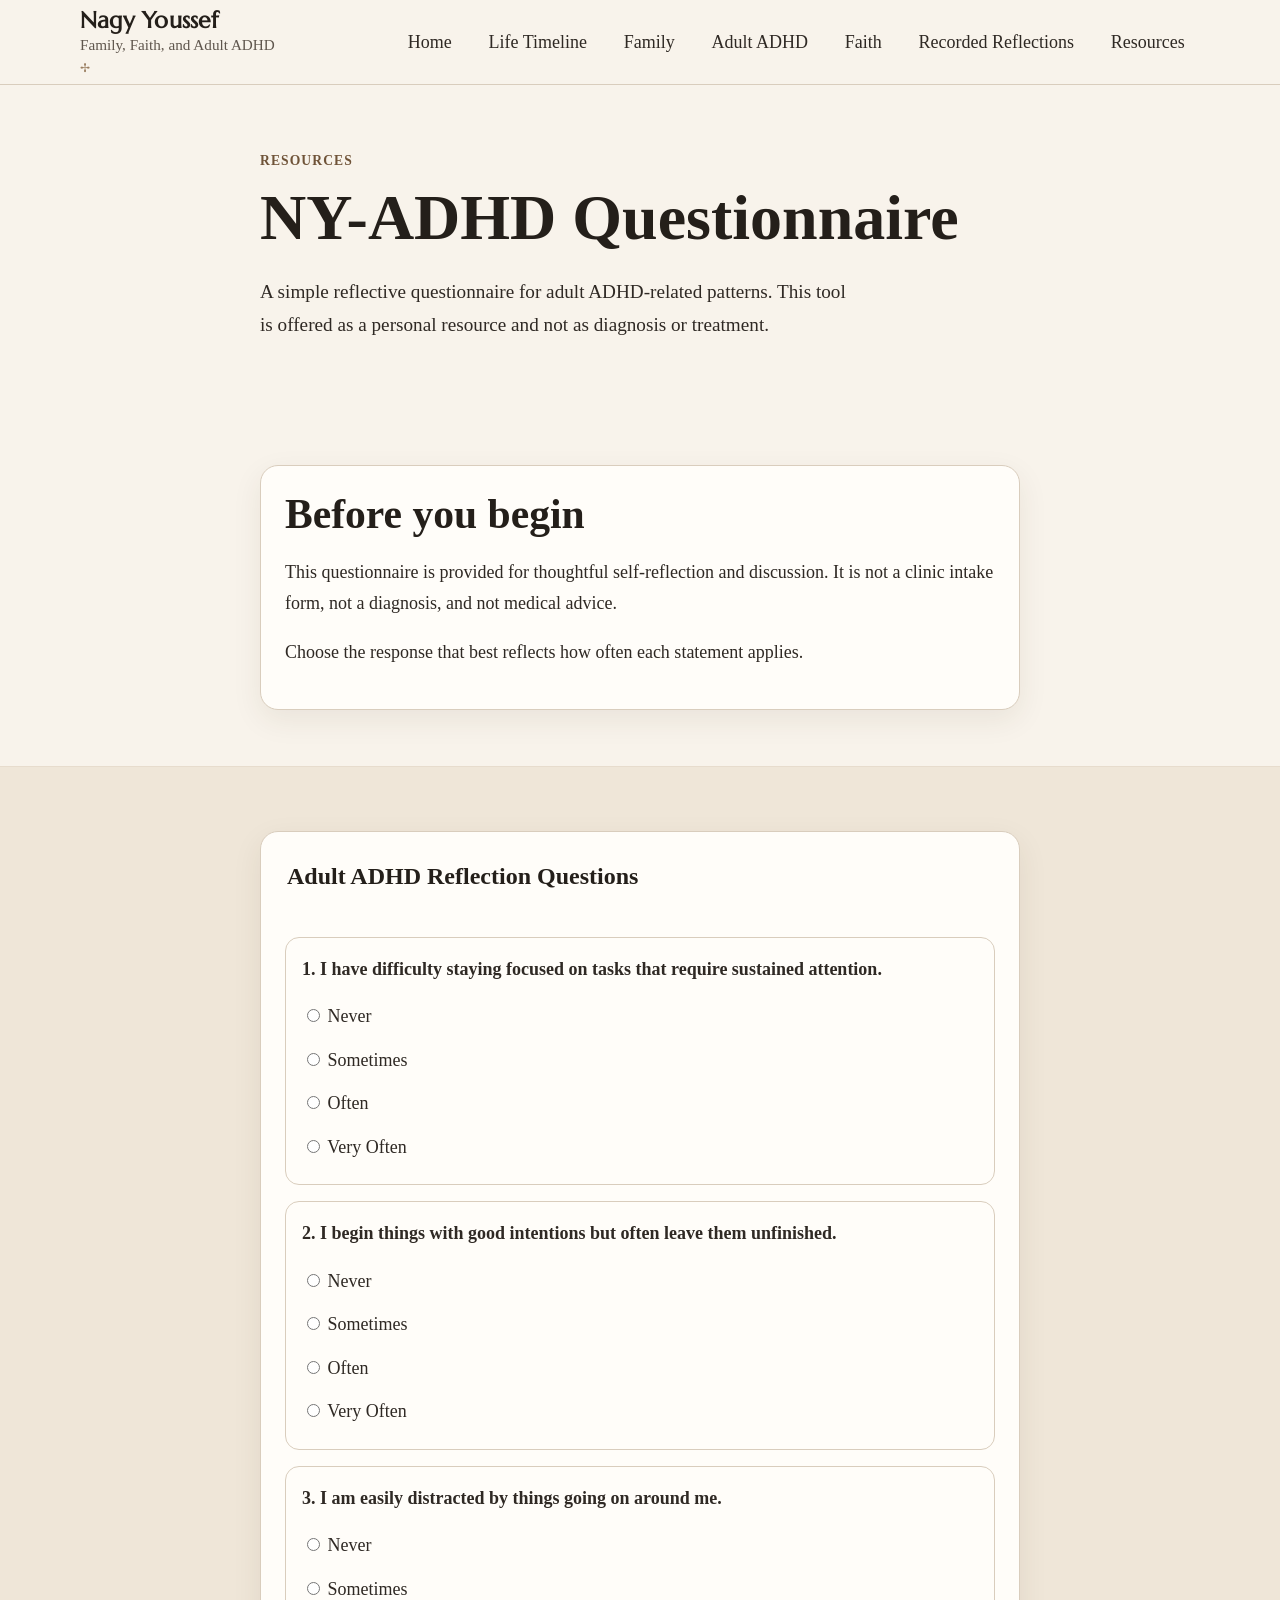
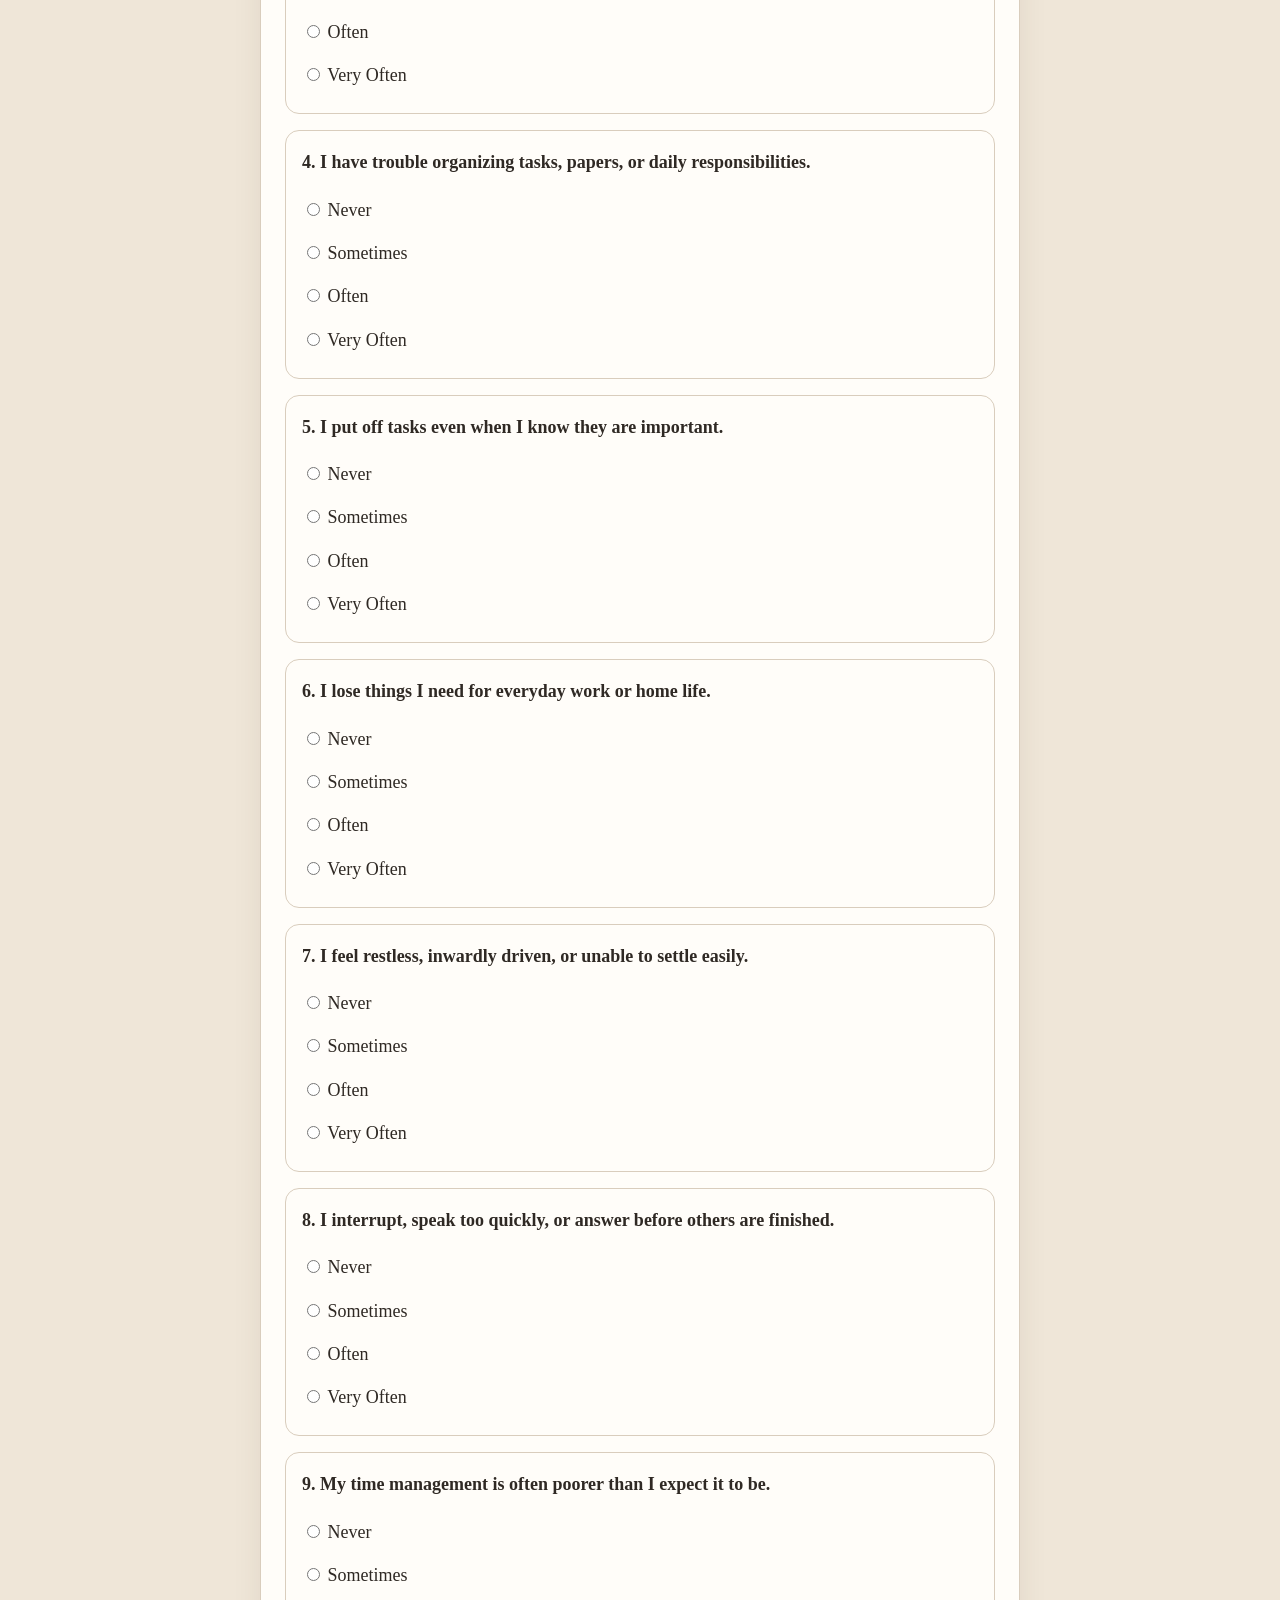
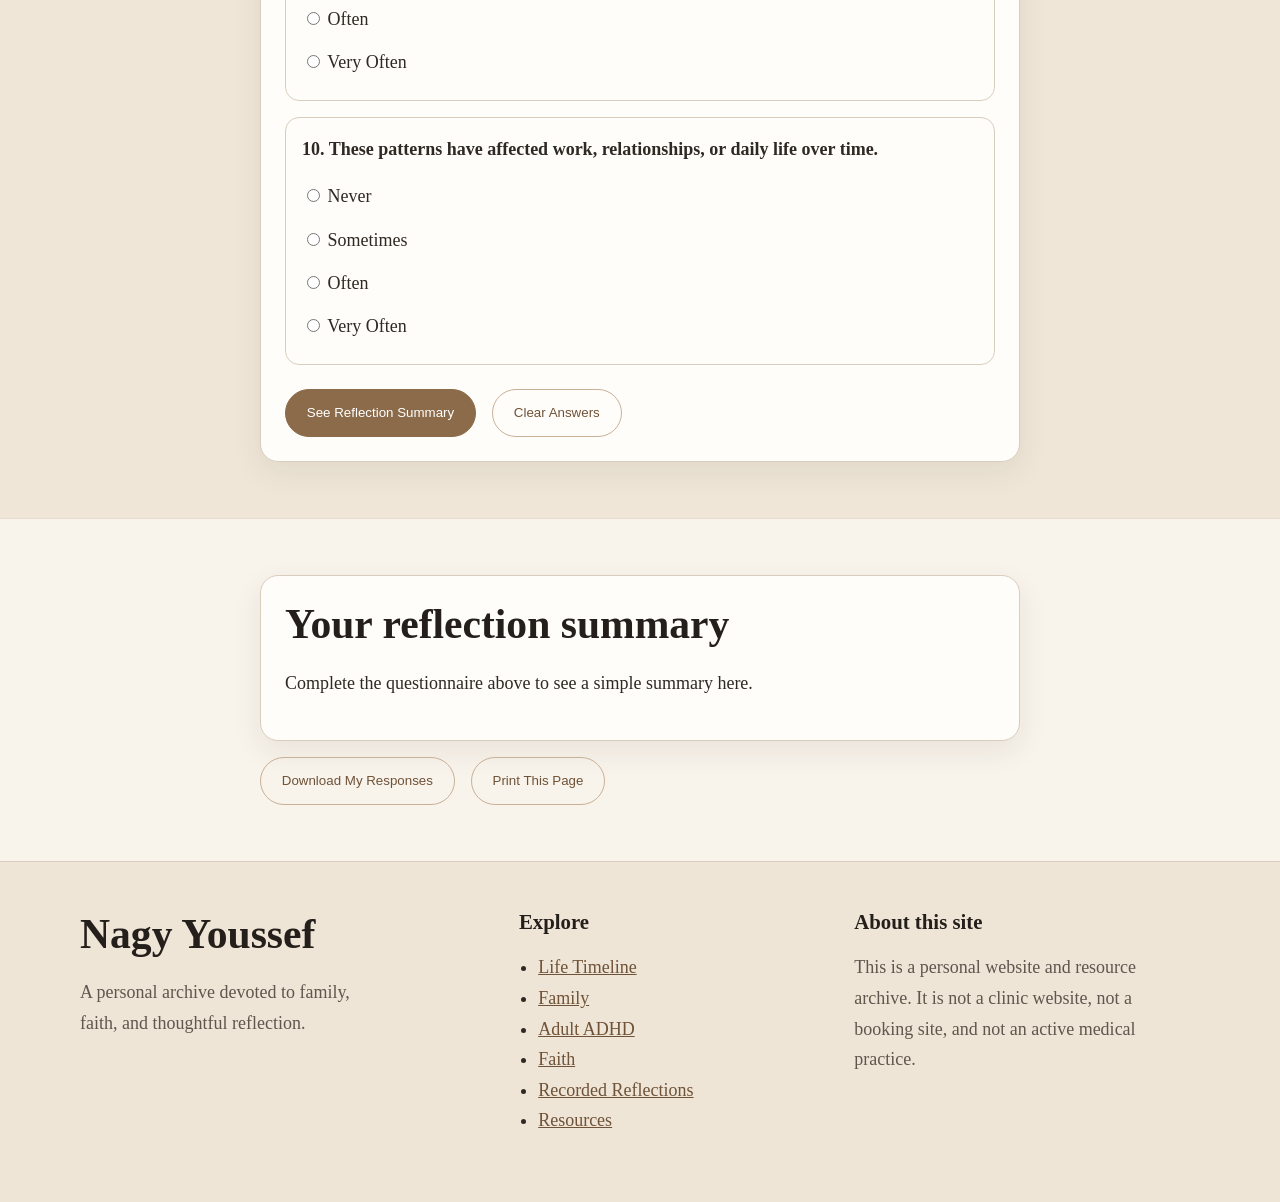
<file: ny-adhd.html>
<!DOCTYPE html>
<html lang="en">
<head>
  <meta charset="UTF-8" />
  <meta name="viewport" content="width=device-width, initial-scale=1.0" />
  <meta name="description" content="A reflective adult ADHD rating questionnaire." />
  <title>NY-ADHD Questionnaire | Nagy Youssef</title>
  <link rel="preconnect" href="https://fonts.googleapis.com" />
  <link rel="preconnect" href="https://fonts.gstatic.com" crossorigin />
  <link href="https://fonts.googleapis.com/css2?family=Marcellus&family=Aref+Ruqaa+Ink:wght@400;700&display=swap" rel="stylesheet" />
  <link rel="stylesheet" href="styles.css" />
</head>
<body>
  <a class="skip-link" href="#main-content">Skip to content</a>

  <header class="site-header">
    <div class="container header-inner">
      <a class="site-brand" href="index.html" aria-label="Go to homepage">
        <span class="site-brand-title">Nagy Youssef</span>
        <span class="site-brand-subtitle">Family, Faith, and Adult ADHD</span>
      </a>

      <button
        class="nav-toggle"
        type="button"
        aria-expanded="false"
        aria-controls="site-navigation"
        aria-label="Open menu"
      >
        <span class="nav-toggle-bar"></span>
        <span class="nav-toggle-bar"></span>
        <span class="nav-toggle-bar"></span>
      </button>

      <nav class="site-nav" id="site-navigation" aria-label="Primary">
        <ul class="nav-list">
          <li><a href="index.html">Home</a></li>
          <li><a href="timeline.html">Life Timeline</a></li>
          <li><a href="family.html">Family</a></li>
          <li><a href="adhd.html">Adult ADHD</a></li>
          <li><a href="faith.html">Faith</a></li>
          <li><a href="talks.html">Recorded Reflections</a></li>
          <li><a href="resources.html">Resources</a></li>
        </ul>
      </nav>
    </div>
  </header>

  <main id="main-content">
    <section class="page-hero page-hero-compact">
      <div class="container narrow page-hero-left">
        <p class="eyebrow">Resources</p>
        <h1 class="page-title-medium">NY-ADHD Questionnaire</h1>
        <p class="lead page-lead-narrow">
          A simple reflective questionnaire for adult ADHD-related patterns.
          This tool is offered as a personal resource and not as diagnosis or treatment.
        </p>
      </div>
    </section>

    <section class="section">
      <div class="container narrow">
        <article class="card">
          <h2>Before you begin</h2>
          <p>
            This questionnaire is provided for thoughtful self-reflection and discussion.
            It is not a clinic intake form, not a diagnosis, and not medical advice.
          </p>
          <p>
            Choose the response that best reflects how often each statement applies.
          </p>
        </article>
      </div>
    </section>

    <section class="section section-soft">
      <div class="container narrow">
        <form class="card questionnaire-form" id="ny-adhd-form">
          <fieldset class="question-group">
            <legend>Adult ADHD Reflection Questions</legend>

            <div class="question-item">
              <p>1. I have difficulty staying focused on tasks that require sustained attention.</p>
              <label><input type="radio" name="q1" value="0" required> Never</label>
              <label><input type="radio" name="q1" value="1"> Sometimes</label>
              <label><input type="radio" name="q1" value="2"> Often</label>
              <label><input type="radio" name="q1" value="3"> Very Often</label>
            </div>

            <div class="question-item">
              <p>2. I begin things with good intentions but often leave them unfinished.</p>
              <label><input type="radio" name="q2" value="0" required> Never</label>
              <label><input type="radio" name="q2" value="1"> Sometimes</label>
              <label><input type="radio" name="q2" value="2"> Often</label>
              <label><input type="radio" name="q2" value="3"> Very Often</label>
            </div>

            <div class="question-item">
              <p>3. I am easily distracted by things going on around me.</p>
              <label><input type="radio" name="q3" value="0" required> Never</label>
              <label><input type="radio" name="q3" value="1"> Sometimes</label>
              <label><input type="radio" name="q3" value="2"> Often</label>
              <label><input type="radio" name="q3" value="3"> Very Often</label>
            </div>

            <div class="question-item">
              <p>4. I have trouble organizing tasks, papers, or daily responsibilities.</p>
              <label><input type="radio" name="q4" value="0" required> Never</label>
              <label><input type="radio" name="q4" value="1"> Sometimes</label>
              <label><input type="radio" name="q4" value="2"> Often</label>
              <label><input type="radio" name="q4" value="3"> Very Often</label>
            </div>

            <div class="question-item">
              <p>5. I put off tasks even when I know they are important.</p>
              <label><input type="radio" name="q5" value="0" required> Never</label>
              <label><input type="radio" name="q5" value="1"> Sometimes</label>
              <label><input type="radio" name="q5" value="2"> Often</label>
              <label><input type="radio" name="q5" value="3"> Very Often</label>
            </div>

            <div class="question-item">
              <p>6. I lose things I need for everyday work or home life.</p>
              <label><input type="radio" name="q6" value="0" required> Never</label>
              <label><input type="radio" name="q6" value="1"> Sometimes</label>
              <label><input type="radio" name="q6" value="2"> Often</label>
              <label><input type="radio" name="q6" value="3"> Very Often</label>
            </div>

            <div class="question-item">
              <p>7. I feel restless, inwardly driven, or unable to settle easily.</p>
              <label><input type="radio" name="q7" value="0" required> Never</label>
              <label><input type="radio" name="q7" value="1"> Sometimes</label>
              <label><input type="radio" name="q7" value="2"> Often</label>
              <label><input type="radio" name="q7" value="3"> Very Often</label>
            </div>

            <div class="question-item">
              <p>8. I interrupt, speak too quickly, or answer before others are finished.</p>
              <label><input type="radio" name="q8" value="0" required> Never</label>
              <label><input type="radio" name="q8" value="1"> Sometimes</label>
              <label><input type="radio" name="q8" value="2"> Often</label>
              <label><input type="radio" name="q8" value="3"> Very Often</label>
            </div>

            <div class="question-item">
              <p>9. My time management is often poorer than I expect it to be.</p>
              <label><input type="radio" name="q9" value="0" required> Never</label>
              <label><input type="radio" name="q9" value="1"> Sometimes</label>
              <label><input type="radio" name="q9" value="2"> Often</label>
              <label><input type="radio" name="q9" value="3"> Very Often</label>
            </div>

            <div class="question-item">
              <p>10. These patterns have affected work, relationships, or daily life over time.</p>
              <label><input type="radio" name="q10" value="0" required> Never</label>
              <label><input type="radio" name="q10" value="1"> Sometimes</label>
              <label><input type="radio" name="q10" value="2"> Often</label>
              <label><input type="radio" name="q10" value="3"> Very Often</label>
            </div>
          </fieldset>

          <div class="questionnaire-actions">
            <button type="submit" class="button">See Reflection Summary</button>
            <button type="reset" class="button button-secondary">Clear Answers</button>
          </div>
        </form>
      </div>
    </section>

    <section class="section">
      <div class="container narrow">
        <article class="transcript-card" id="ny-adhd-result" aria-live="polite">
          <h2>Your reflection summary</h2>
          <p>Complete the questionnaire above to see a simple summary here.</p>
        </article>

        <div class="questionnaire-actions questionnaire-secondary-actions">
          <button type="button" class="button button-secondary" id="download-ny-adhd">Download My Responses</button>
          <button type="button" class="button button-secondary" id="print-ny-adhd">Print This Page</button>
        </div>
      </div>
    </section>
  </main>

  <footer class="site-footer">
    <div class="container footer-grid">
      <div>
        <h2 class="footer-title">Nagy Youssef</h2>
        <p class="footer-text">
          A personal archive devoted to family, faith, and thoughtful reflection.
        </p>
      </div>

      <div>
        <h3 class="footer-heading">Explore</h3>
        <ul class="footer-links">
          <li><a href="timeline.html">Life Timeline</a></li>
          <li><a href="family.html">Family</a></li>
          <li><a href="adhd.html">Adult ADHD</a></li>
          <li><a href="faith.html">Faith</a></li>
          <li><a href="talks.html">Recorded Reflections</a></li>
          <li><a href="resources.html">Resources</a></li>
        </ul>
      </div>

      <div>
        <h3 class="footer-heading">About this site</h3>
        <p class="footer-text">
          This is a personal website and resource archive. It is not a clinic website,
          not a booking site, and not an active medical practice.
        </p>
      </div>
    </div>
  </footer>

  <script src="script.js"></script>
</body>
</html>
</file>
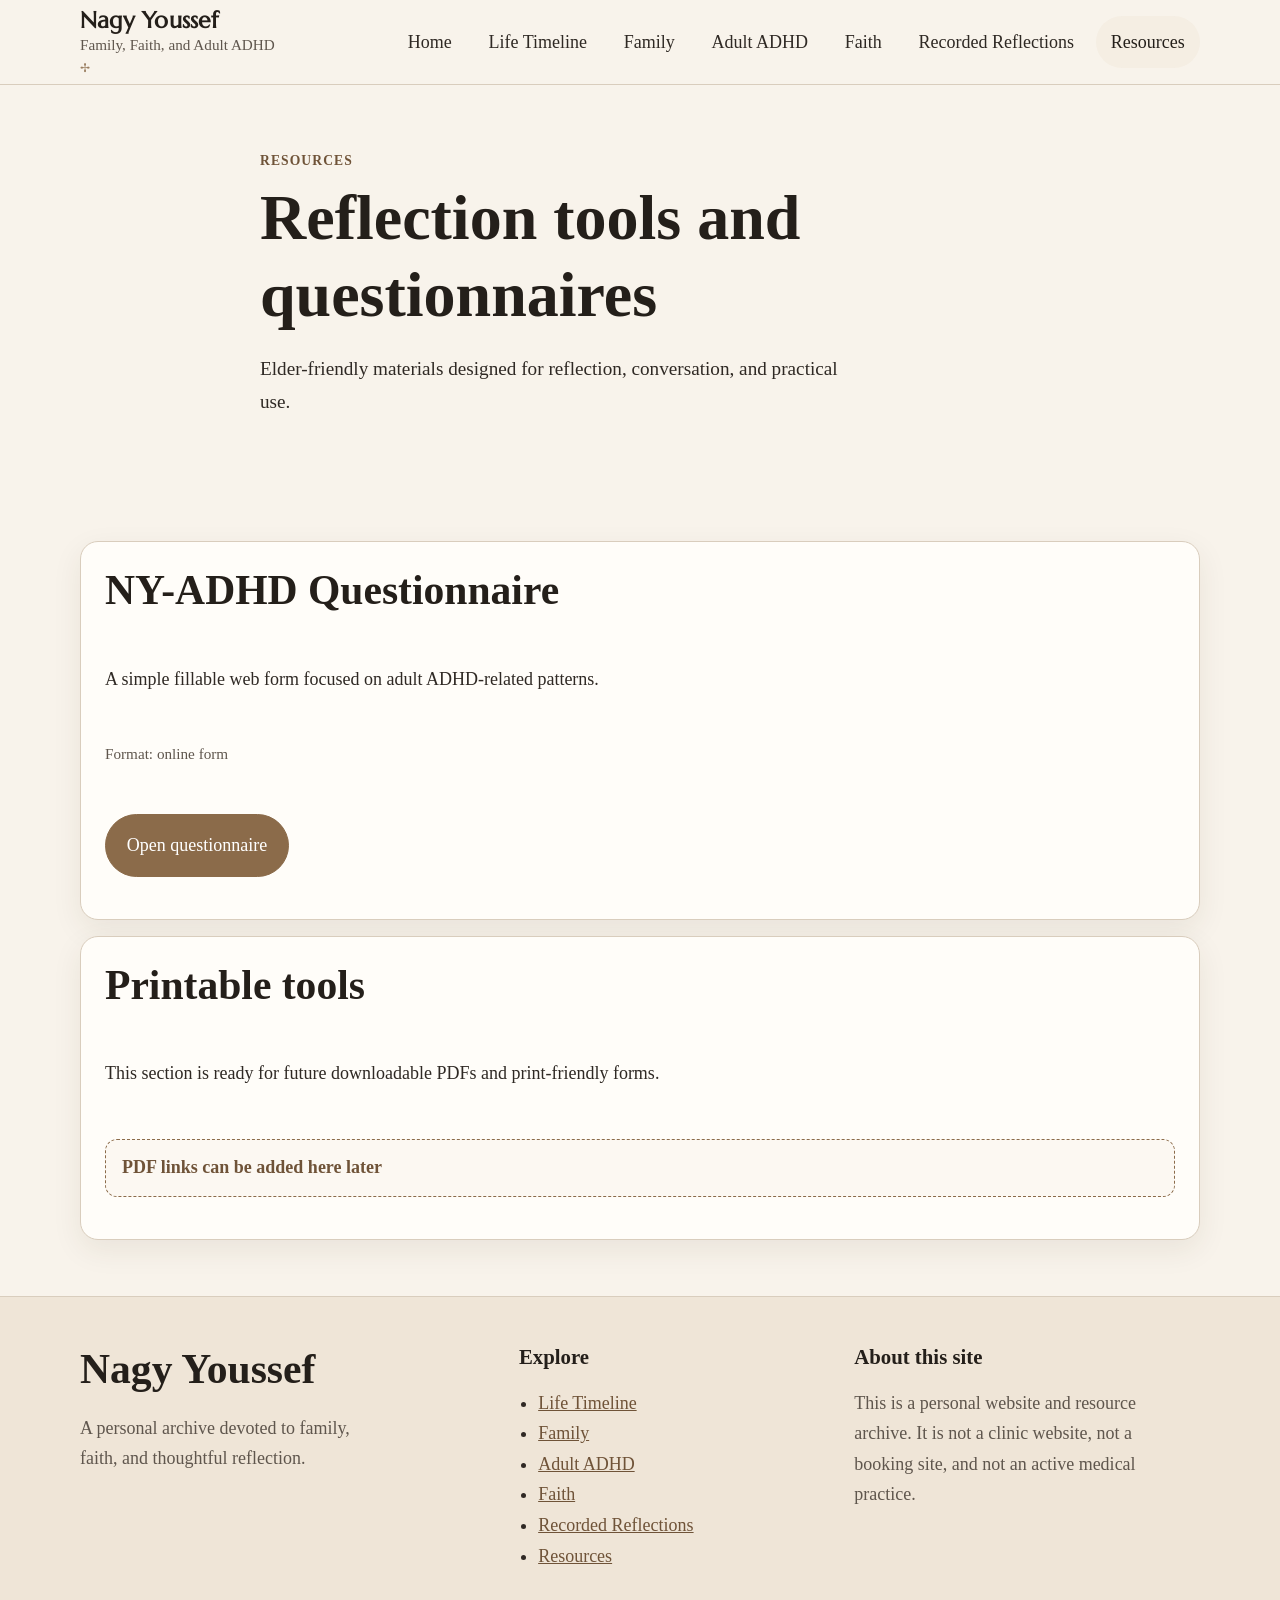
<file: resources.html>
<!DOCTYPE html>
<html lang="en">
<head>
  <meta charset="UTF-8" />
  <meta name="viewport" content="width=device-width, initial-scale=1.0" />
  <meta name="description" content="Printable and fillable reflection tools and questionnaires." />
  <title>Resources | Nagy Youssef</title>
  <link rel="preconnect" href="https://fonts.googleapis.com" />
  <link rel="preconnect" href="https://fonts.gstatic.com" crossorigin />
  <link href="https://fonts.googleapis.com/css2?family=Marcellus&family=Aref+Ruqaa+Ink:wght@400;700&display=swap" rel="stylesheet" />
  <link rel="stylesheet" href="styles.css" />
</head>
<body>
  <a class="skip-link" href="#main-content">Skip to content</a>

  <header class="site-header">
    <div class="container header-inner">
      <a class="site-brand" href="index.html" aria-label="Go to homepage">
        <span class="site-brand-title">Nagy Youssef</span>
        <span class="site-brand-subtitle">Family, Faith, and Adult ADHD</span>
      </a>

      <button class="nav-toggle" type="button" aria-expanded="false" aria-controls="site-navigation" aria-label="Open menu">
        <span class="nav-toggle-bar"></span>
        <span class="nav-toggle-bar"></span>
        <span class="nav-toggle-bar"></span>
      </button>

      <nav class="site-nav" id="site-navigation" aria-label="Primary">
        <ul class="nav-list">
          <li><a href="index.html">Home</a></li>
          <li><a href="timeline.html">Life Timeline</a></li>
          <li><a href="family.html">Family</a></li>
          <li><a href="adhd.html">Adult ADHD</a></li>
          <li><a href="faith.html">Faith</a></li>
          <li><a href="talks.html">Recorded Reflections</a></li>
          <li><a class="active" href="resources.html">Resources</a></li>
        </ul>
      </nav>
    </div>
  </header>

  <main id="main-content">
    <section class="page-hero page-hero-compact">
      <div class="container narrow page-hero-left">
        <p class="eyebrow">Resources</p>
        <h1 class="page-title-medium">Reflection tools and questionnaires</h1>
        <p class="lead page-lead-narrow">
          Elder-friendly materials designed for reflection, conversation, and practical use.
        </p>
      </div>
    </section>

    <section class="section">
      <div class="container">
        <div class="resource-list">
          <article class="resource-card">
            <h2>NY-ADHD Questionnaire</h2>
            <p>A simple fillable web form focused on adult ADHD-related patterns.</p>
            <p class="resource-meta">Format: online form</p>
            <p><a class="button" href="ny-adhd.html">Open questionnaire</a></p>
          </article>

          <article class="resource-card">
            <h2>Printable tools</h2>
            <p>This section is ready for future downloadable PDFs and print-friendly forms.</p>
            <p class="download-placeholder">PDF links can be added here later</p>
          </article>
        </div>
      </div>
    </section>
  </main>

  <footer class="site-footer">
    <div class="container footer-grid">
      <div>
        <h2 class="footer-title">Nagy Youssef</h2>
        <p class="footer-text">A personal archive devoted to family, faith, and thoughtful reflection.</p>
      </div>
      <div>
        <h3 class="footer-heading">Explore</h3>
        <ul class="footer-links">
          <li><a href="timeline.html">Life Timeline</a></li>
          <li><a href="family.html">Family</a></li>
          <li><a href="adhd.html">Adult ADHD</a></li>
          <li><a href="faith.html">Faith</a></li>
          <li><a href="talks.html">Recorded Reflections</a></li>
          <li><a href="resources.html">Resources</a></li>
        </ul>
      </div>
      <div>
        <h3 class="footer-heading">About this site</h3>
        <p class="footer-text">This is a personal website and resource archive. It is not a clinic website, not a booking site, and not an active medical practice.</p>
      </div>
    </div>
  </footer>

  <script src="script.js"></script>
</body>
</html>
</file>
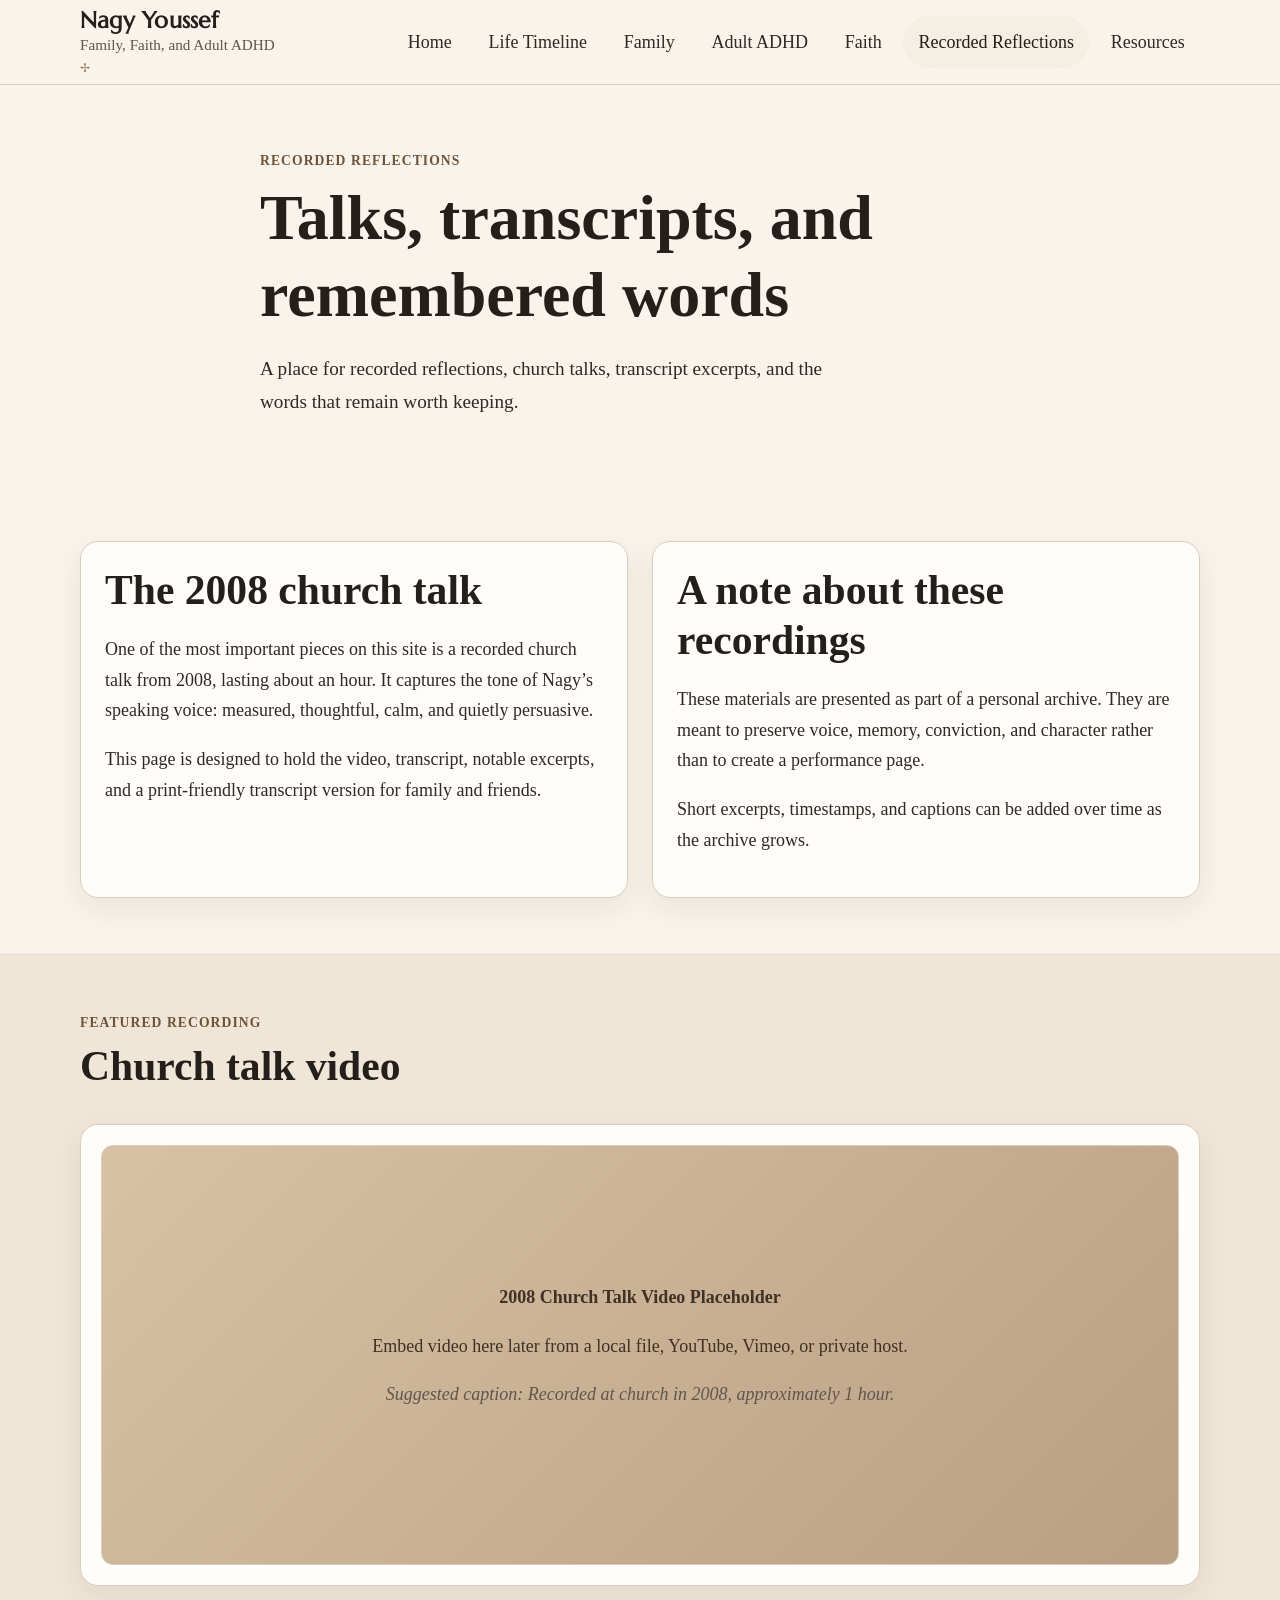
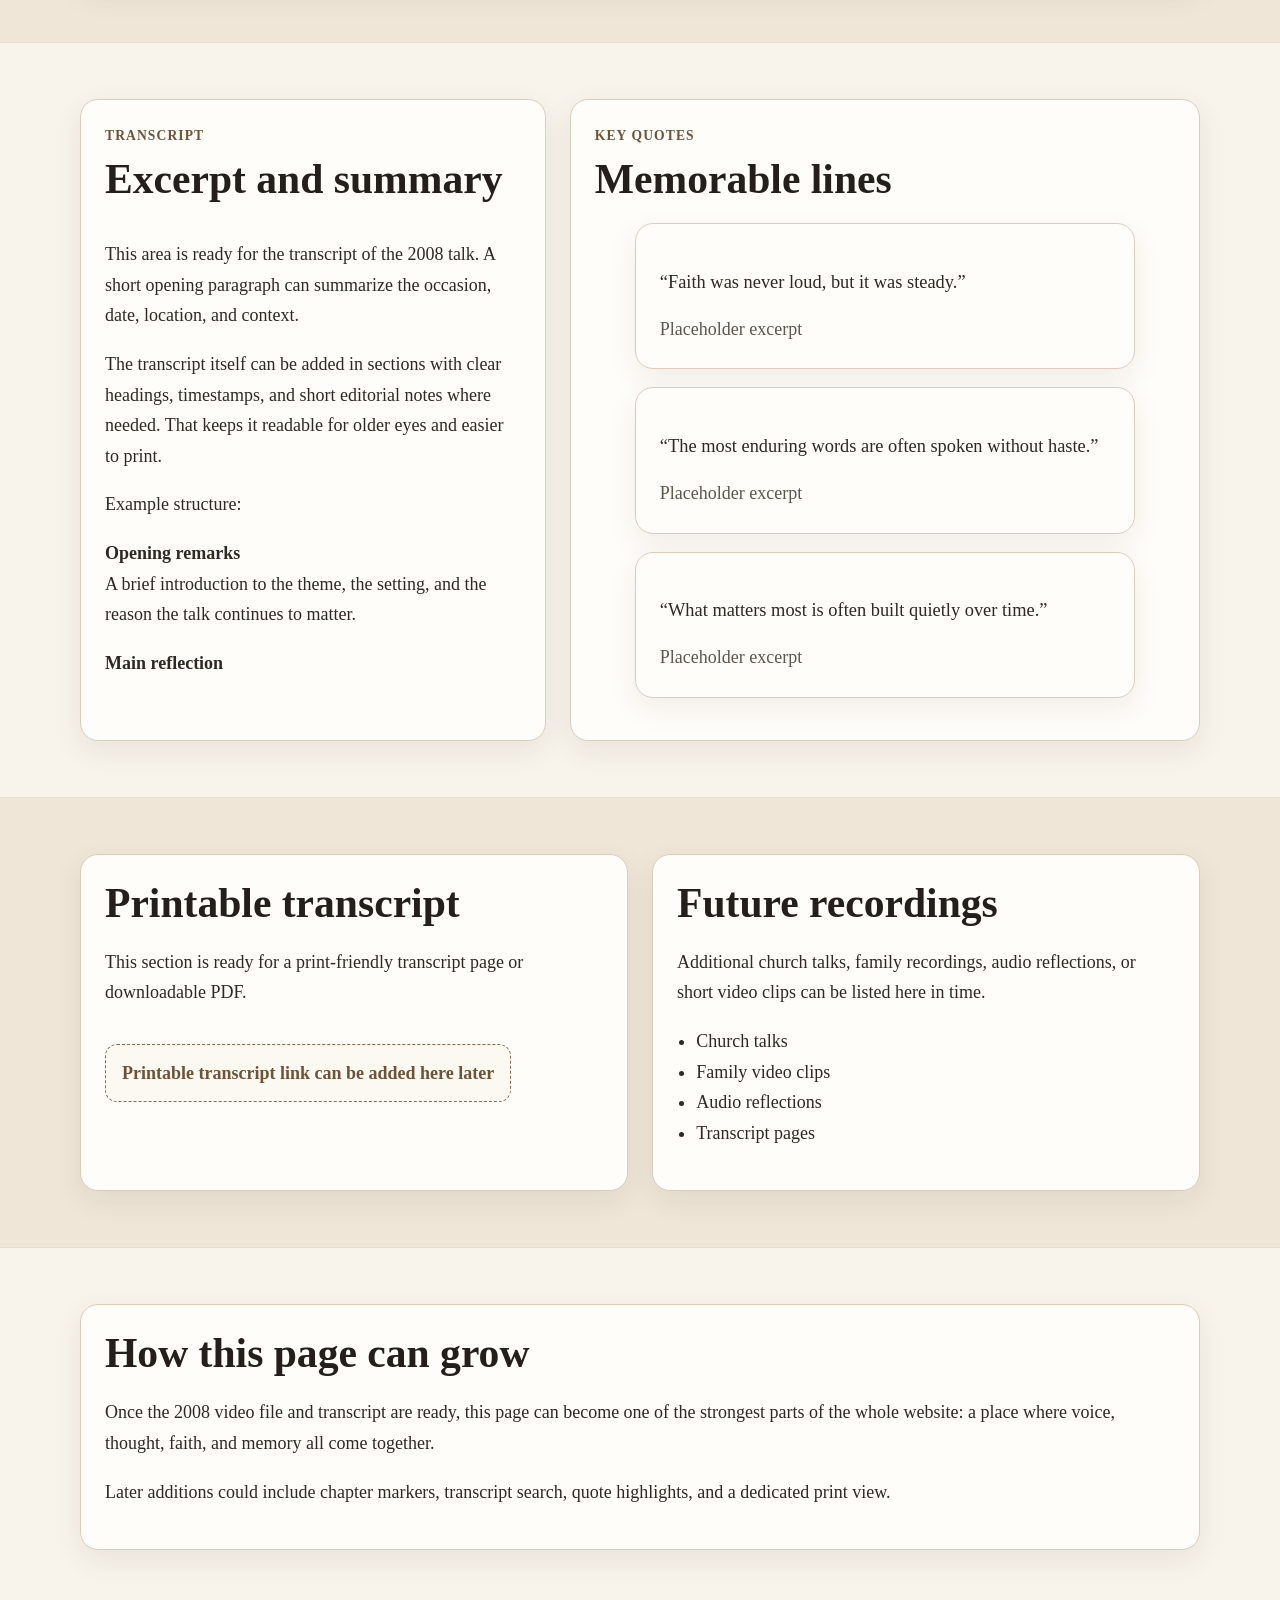
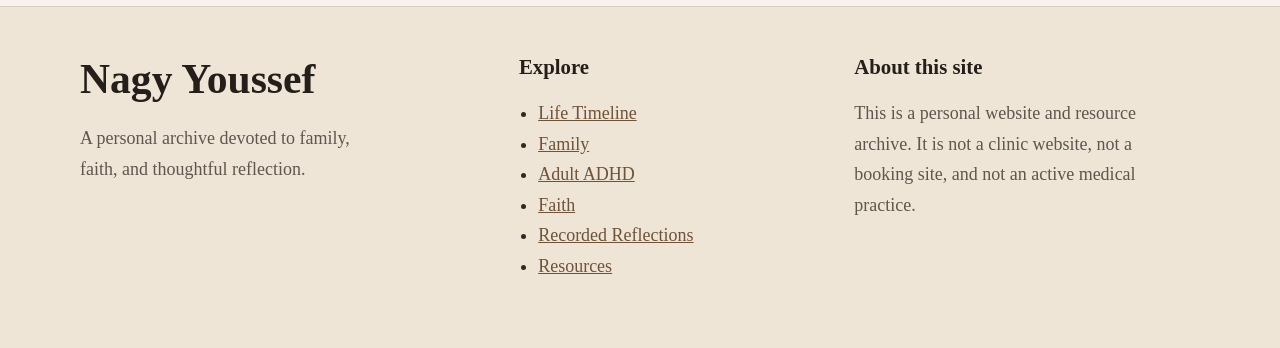
<file: talks.html>
<!DOCTYPE html>
<html lang="en">
<head>
  <meta charset="UTF-8" />
  <meta name="viewport" content="width=device-width, initial-scale=1.0" />
  <meta name="description" content="Recorded reflections, including a 2008 church talk, transcript excerpts, and memorable quotations." />
  <title>Recorded Reflections | Nagy Youssef</title>
  <link rel="preconnect" href="https://fonts.googleapis.com" />
  <link rel="preconnect" href="https://fonts.gstatic.com" crossorigin />
  <link href="https://fonts.googleapis.com/css2?family=Marcellus&family=Aref+Ruqaa+Ink:wght@400;700&display=swap" rel="stylesheet" />
  <link rel="stylesheet" href="styles.css" />
</head>
<body>
  <a class="skip-link" href="#main-content">Skip to content</a>

  <header class="site-header">
    <div class="container header-inner">
      <a class="site-brand" href="index.html" aria-label="Go to homepage">
        <span class="site-brand-title">Nagy Youssef</span>
        <span class="site-brand-subtitle">Family, Faith, and Adult ADHD</span>
      </a>

      <button
        class="nav-toggle"
        type="button"
        aria-expanded="false"
        aria-controls="site-navigation"
        aria-label="Open menu"
      >
        <span class="nav-toggle-bar"></span>
        <span class="nav-toggle-bar"></span>
        <span class="nav-toggle-bar"></span>
      </button>

      <nav class="site-nav" id="site-navigation" aria-label="Primary">
        <ul class="nav-list">
          <li><a href="index.html">Home</a></li>
          <li><a href="timeline.html">Life Timeline</a></li>
          <li><a href="family.html">Family</a></li>
          <li><a href="adhd.html">Adult ADHD</a></li>
          <li><a href="faith.html">Faith</a></li>
          <li><a class="active" href="talks.html">Recorded Reflections</a></li>
          <li><a href="resources.html">Resources</a></li>
        </ul>
      </nav>
    </div>
  </header>

  <main id="main-content">
    <section class="page-hero page-hero-compact">
      <div class="container narrow page-hero-left">
        <p class="eyebrow">Recorded Reflections</p>
        <h1 class="page-title-medium">Talks, transcripts, and remembered words</h1>
        <p class="lead page-lead-narrow">
          A place for recorded reflections, church talks, transcript excerpts, and the words
          that remain worth keeping.
        </p>
      </div>
    </section>

    <section class="section">
      <div class="container two-column-grid">
        <article class="card">
          <h2>The 2008 church talk</h2>
          <p>
            One of the most important pieces on this site is a recorded church talk from 2008,
            lasting about an hour. It captures the tone of Nagy’s speaking voice: measured,
            thoughtful, calm, and quietly persuasive.
          </p>
          <p>
            This page is designed to hold the video, transcript, notable excerpts, and a print-friendly
            transcript version for family and friends.
          </p>
        </article>

        <article class="card">
          <h2>A note about these recordings</h2>
          <p>
            These materials are presented as part of a personal archive. They are meant to preserve
            voice, memory, conviction, and character rather than to create a performance page.
          </p>
          <p>
            Short excerpts, timestamps, and captions can be added over time as the archive grows.
          </p>
        </article>
      </div>
    </section>

    <section class="section section-soft">
      <div class="container">
        <div class="section-heading">
          <p class="eyebrow">Featured Recording</p>
          <h2>Church talk video</h2>
        </div>

        <div class="video-panel">
          <div class="video-placeholder">
            <div>
              <strong>2008 Church Talk Video Placeholder</strong>
              <p>Embed video here later from a local file, YouTube, Vimeo, or private host.</p>
              <p class="note">Suggested caption: Recorded at church in 2008, approximately 1 hour.</p>
            </div>
          </div>
        </div>
      </div>
    </section>

    <section class="section">
      <div class="container transcript-layout">
        <article class="transcript-card">
          <p class="eyebrow">Transcript</p>
          <h2>Excerpt and summary</h2>
          <div class="transcript-excerpt">
            <p>
              This area is ready for the transcript of the 2008 talk. A short opening paragraph can
              summarize the occasion, date, location, and context.
            </p>
            <p>
              The transcript itself can be added in sections with clear headings, timestamps, and short
              editorial notes where needed. That keeps it readable for older eyes and easier to print.
            </p>
            <p>
              Example structure:
            </p>
            <p>
              <strong>Opening remarks</strong><br />
              A brief introduction to the theme, the setting, and the reason the talk continues to matter.
            </p>
            <p>
              <strong>Main reflection</strong><br />
              A short excerpt from the body of the talk can be placed here later once the transcript is prepared.
            </p>
            <p>
              <strong>Closing words</strong><br />
              A concluding excerpt can be highlighted here to preserve the overall tone of the message.
            </p>
          </div>
        </article>

        <aside class="transcript-card">
          <p class="eyebrow">Key Quotes</p>
          <h2>Memorable lines</h2>

          <blockquote class="quote-card">
            <p>“Faith was never loud, but it was steady.”</p>
            <footer>Placeholder excerpt</footer>
          </blockquote>

          <blockquote class="quote-card">
            <p>“The most enduring words are often spoken without haste.”</p>
            <footer>Placeholder excerpt</footer>
          </blockquote>

          <blockquote class="quote-card">
            <p>“What matters most is often built quietly over time.”</p>
            <footer>Placeholder excerpt</footer>
          </blockquote>
        </aside>
      </div>
    </section>

    <section class="section section-soft">
      <div class="container two-column-grid">
        <article class="card">
          <h2>Printable transcript</h2>
          <p>
            This section is ready for a print-friendly transcript page or downloadable PDF.
          </p>
          <p class="download-placeholder">Printable transcript link can be added here later</p>
        </article>

        <article class="card">
          <h2>Future recordings</h2>
          <p>
            Additional church talks, family recordings, audio reflections, or short video clips can be
            listed here in time.
          </p>
          <ul class="detail-list">
            <li>Church talks</li>
            <li>Family video clips</li>
            <li>Audio reflections</li>
            <li>Transcript pages</li>
          </ul>
        </article>
      </div>
    </section>

    <section class="section">
      <div class="container">
        <article class="card">
          <h2>How this page can grow</h2>
          <p>
            Once the 2008 video file and transcript are ready, this page can become one of the strongest
            parts of the whole website: a place where voice, thought, faith, and memory all come together.
          </p>
          <p>
            Later additions could include chapter markers, transcript search, quote highlights, and a
            dedicated print view.
          </p>
        </article>
      </div>
    </section>
  </main>

  <footer class="site-footer">
    <div class="container footer-grid">
      <div>
        <h2 class="footer-title">Nagy Youssef</h2>
        <p class="footer-text">
          A personal archive devoted to family, faith, and thoughtful reflection.
        </p>
      </div>

      <div>
        <h3 class="footer-heading">Explore</h3>
        <ul class="footer-links">
          <li><a href="timeline.html">Life Timeline</a></li>
          <li><a href="family.html">Family</a></li>
          <li><a href="adhd.html">Adult ADHD</a></li>
          <li><a href="faith.html">Faith</a></li>
          <li><a href="talks.html">Recorded Reflections</a></li>
          <li><a href="resources.html">Resources</a></li>
        </ul>
      </div>

      <div>
        <h3 class="footer-heading">About this site</h3>
        <p class="footer-text">
          This is a personal website and resource archive. It is not a clinic website,
          not a booking site, and not an active medical practice.
        </p>
      </div>
    </div>
  </footer>

  <script src="script.js"></script>
</body>
</html>
</file>
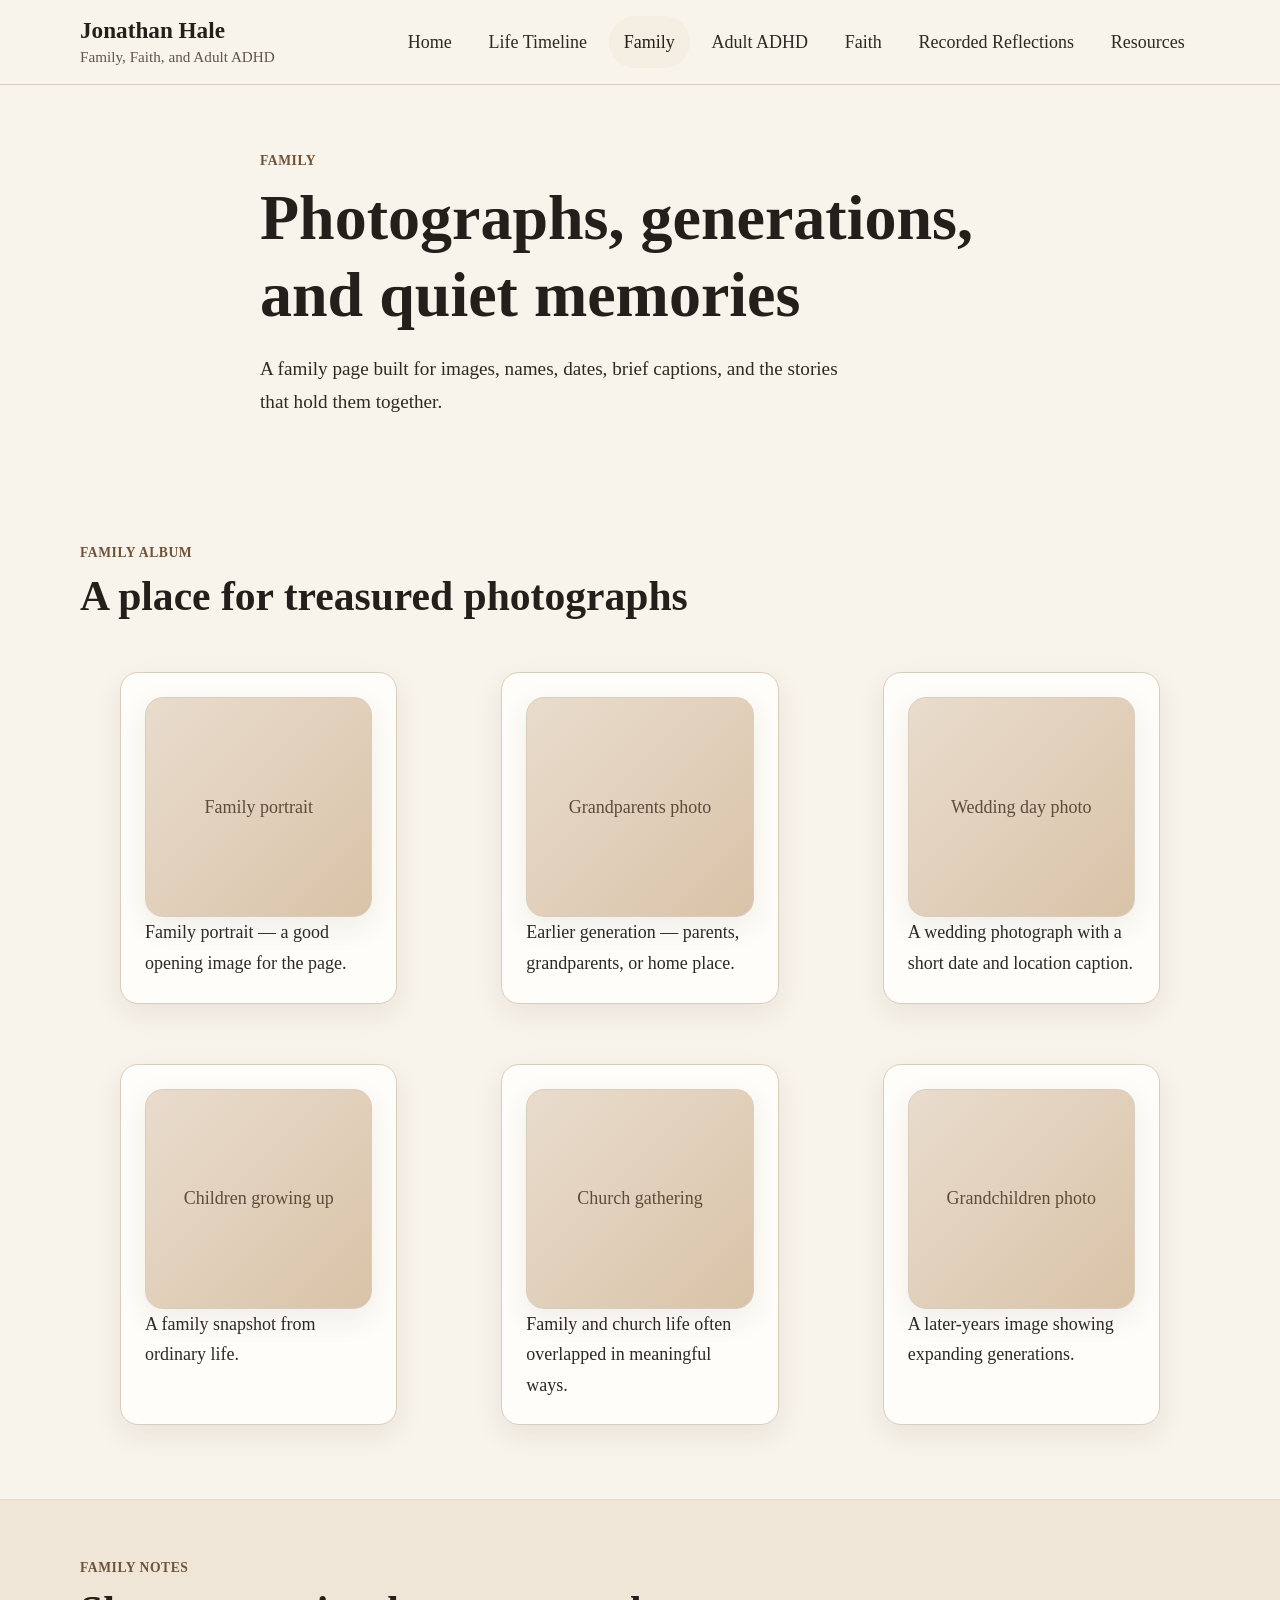
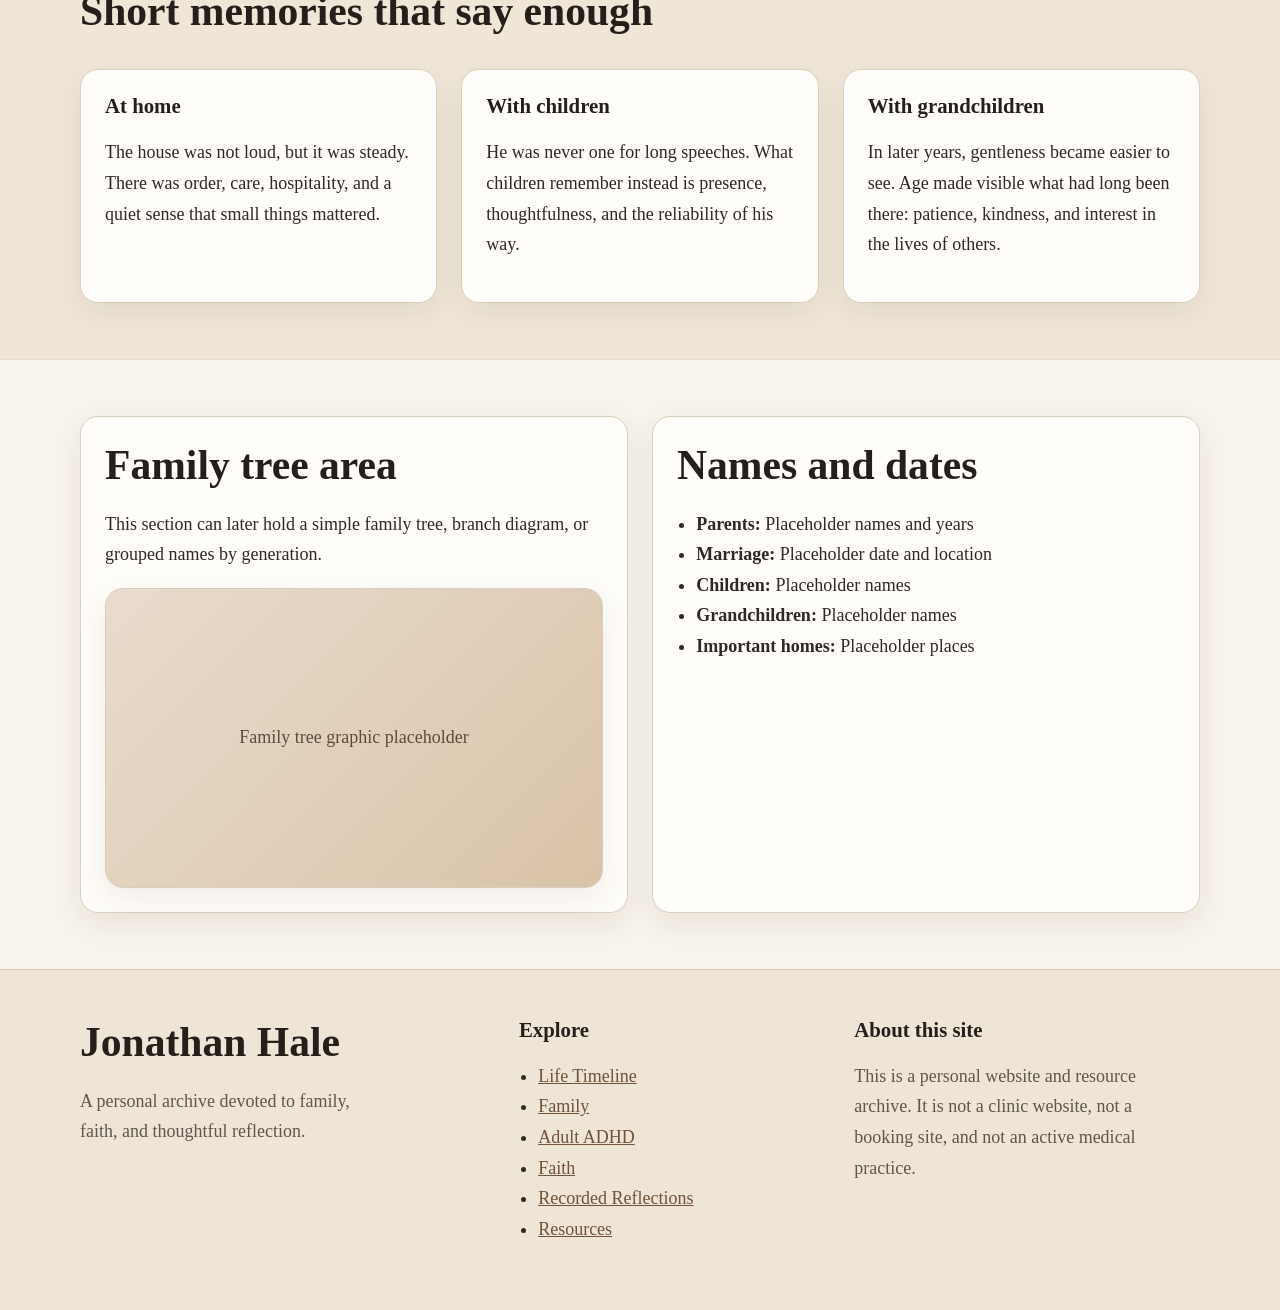
<file: uncle-site/family.html>
<!DOCTYPE html>
<html lang="en">
<head>
  <meta charset="UTF-8" />
  <meta name="viewport" content="width=device-width, initial-scale=1.0" />
  <meta name="description" content="Family photographs, generations, notes, and remembered moments." />
  <title>Family | Jonathan Hale</title>
  <link rel="stylesheet" href="styles.css" />
</head>
<body>
  <a class="skip-link" href="#main-content">Skip to content</a>

  <header class="site-header">
    <div class="container header-inner">
      <a class="site-brand" href="index.html" aria-label="Go to homepage">
        <span class="site-brand-title">Jonathan Hale</span>
        <span class="site-brand-subtitle">Family, Faith, and Adult ADHD</span>
      </a>

      <button
        class="nav-toggle"
        type="button"
        aria-expanded="false"
        aria-controls="site-navigation"
        aria-label="Open menu"
      >
        <span class="nav-toggle-bar"></span>
        <span class="nav-toggle-bar"></span>
        <span class="nav-toggle-bar"></span>
      </button>

      <nav class="site-nav" id="site-navigation" aria-label="Primary">
        <ul class="nav-list">
          <li><a href="index.html">Home</a></li>
          <li><a href="timeline.html">Life Timeline</a></li>
          <li><a class="active" href="family.html">Family</a></li>
          <li><a href="adhd.html">Adult ADHD</a></li>
          <li><a href="faith.html">Faith</a></li>
          <li><a href="talks.html">Recorded Reflections</a></li>
          <li><a href="resources.html">Resources</a></li>
        </ul>
      </nav>
    </div>
  </header>

  <main id="main-content">
    <section class="page-hero">
      <div class="container narrow">
        <p class="eyebrow">Family</p>
        <h1>Photographs, generations, and quiet memories</h1>
        <p class="lead">
          A family page built for images, names, dates, brief captions, and the stories that hold them together.
        </p>
      </div>
    </section>

    <section class="section">
      <div class="container">
        <div class="section-heading">
          <p class="eyebrow">Family Album</p>
          <h2>A place for treasured photographs</h2>
        </div>

        <div class="photo-grid">
          <figure class="photo-card">
            <div class="media-placeholder"><span>Family portrait</span></div>
            <figcaption>Family portrait — a good opening image for the page.</figcaption>
          </figure>

          <figure class="photo-card">
            <div class="media-placeholder"><span>Grandparents photo</span></div>
            <figcaption>Earlier generation — parents, grandparents, or home place.</figcaption>
          </figure>

          <figure class="photo-card">
            <div class="media-placeholder"><span>Wedding day photo</span></div>
            <figcaption>A wedding photograph with a short date and location caption.</figcaption>
          </figure>

          <figure class="photo-card">
            <div class="media-placeholder"><span>Children growing up</span></div>
            <figcaption>A family snapshot from ordinary life.</figcaption>
          </figure>

          <figure class="photo-card">
            <div class="media-placeholder"><span>Church gathering</span></div>
            <figcaption>Family and church life often overlapped in meaningful ways.</figcaption>
          </figure>

          <figure class="photo-card">
            <div class="media-placeholder"><span>Grandchildren photo</span></div>
            <figcaption>A later-years image showing expanding generations.</figcaption>
          </figure>
        </div>
      </div>
    </section>

    <section class="section section-soft">
      <div class="container">
        <div class="section-heading">
          <p class="eyebrow">Family Notes</p>
          <h2>Short memories that say enough</h2>
        </div>

        <div class="three-column-grid">
          <article class="card">
            <h3>At home</h3>
            <p>
              The house was not loud, but it was steady. There was order, care, hospitality,
              and a quiet sense that small things mattered.
            </p>
          </article>

          <article class="card">
            <h3>With children</h3>
            <p>
              He was never one for long speeches. What children remember instead is presence,
              thoughtfulness, and the reliability of his way.
            </p>
          </article>

          <article class="card">
            <h3>With grandchildren</h3>
            <p>
              In later years, gentleness became easier to see. Age made visible what had long
              been there: patience, kindness, and interest in the lives of others.
            </p>
          </article>
        </div>
      </div>
    </section>

    <section class="section">
      <div class="container two-column-grid">
        <article class="card">
          <h2>Family tree area</h2>
          <p>
            This section can later hold a simple family tree, branch diagram, or grouped names by generation.
          </p>
          <div class="media-placeholder media-placeholder-medium">
            <span>Family tree graphic placeholder</span>
          </div>
        </article>

        <article class="card">
          <h2>Names and dates</h2>
          <ul class="detail-list">
            <li><strong>Parents:</strong> Placeholder names and years</li>
            <li><strong>Marriage:</strong> Placeholder date and location</li>
            <li><strong>Children:</strong> Placeholder names</li>
            <li><strong>Grandchildren:</strong> Placeholder names</li>
            <li><strong>Important homes:</strong> Placeholder places</li>
          </ul>
        </article>
      </div>
    </section>
  </main>

  <footer class="site-footer">
    <div class="container footer-grid">
      <div>
        <h2 class="footer-title">Jonathan Hale</h2>
        <p class="footer-text">
          A personal archive devoted to family, faith, and thoughtful reflection.
        </p>
      </div>

      <div>
        <h3 class="footer-heading">Explore</h3>
        <ul class="footer-links">
          <li><a href="timeline.html">Life Timeline</a></li>
          <li><a href="family.html">Family</a></li>
          <li><a href="adhd.html">Adult ADHD</a></li>
          <li><a href="faith.html">Faith</a></li>
          <li><a href="talks.html">Recorded Reflections</a></li>
          <li><a href="resources.html">Resources</a></li>
        </ul>
      </div>

      <div>
        <h3 class="footer-heading">About this site</h3>
        <p class="footer-text">
          This is a personal website and resource archive. It is not a clinic website,
          not a booking site, and not an active medical practice.
        </p>
      </div>
    </div>
  </footer>

  <script src="script.js"></script>
</body>
</html>
</file>
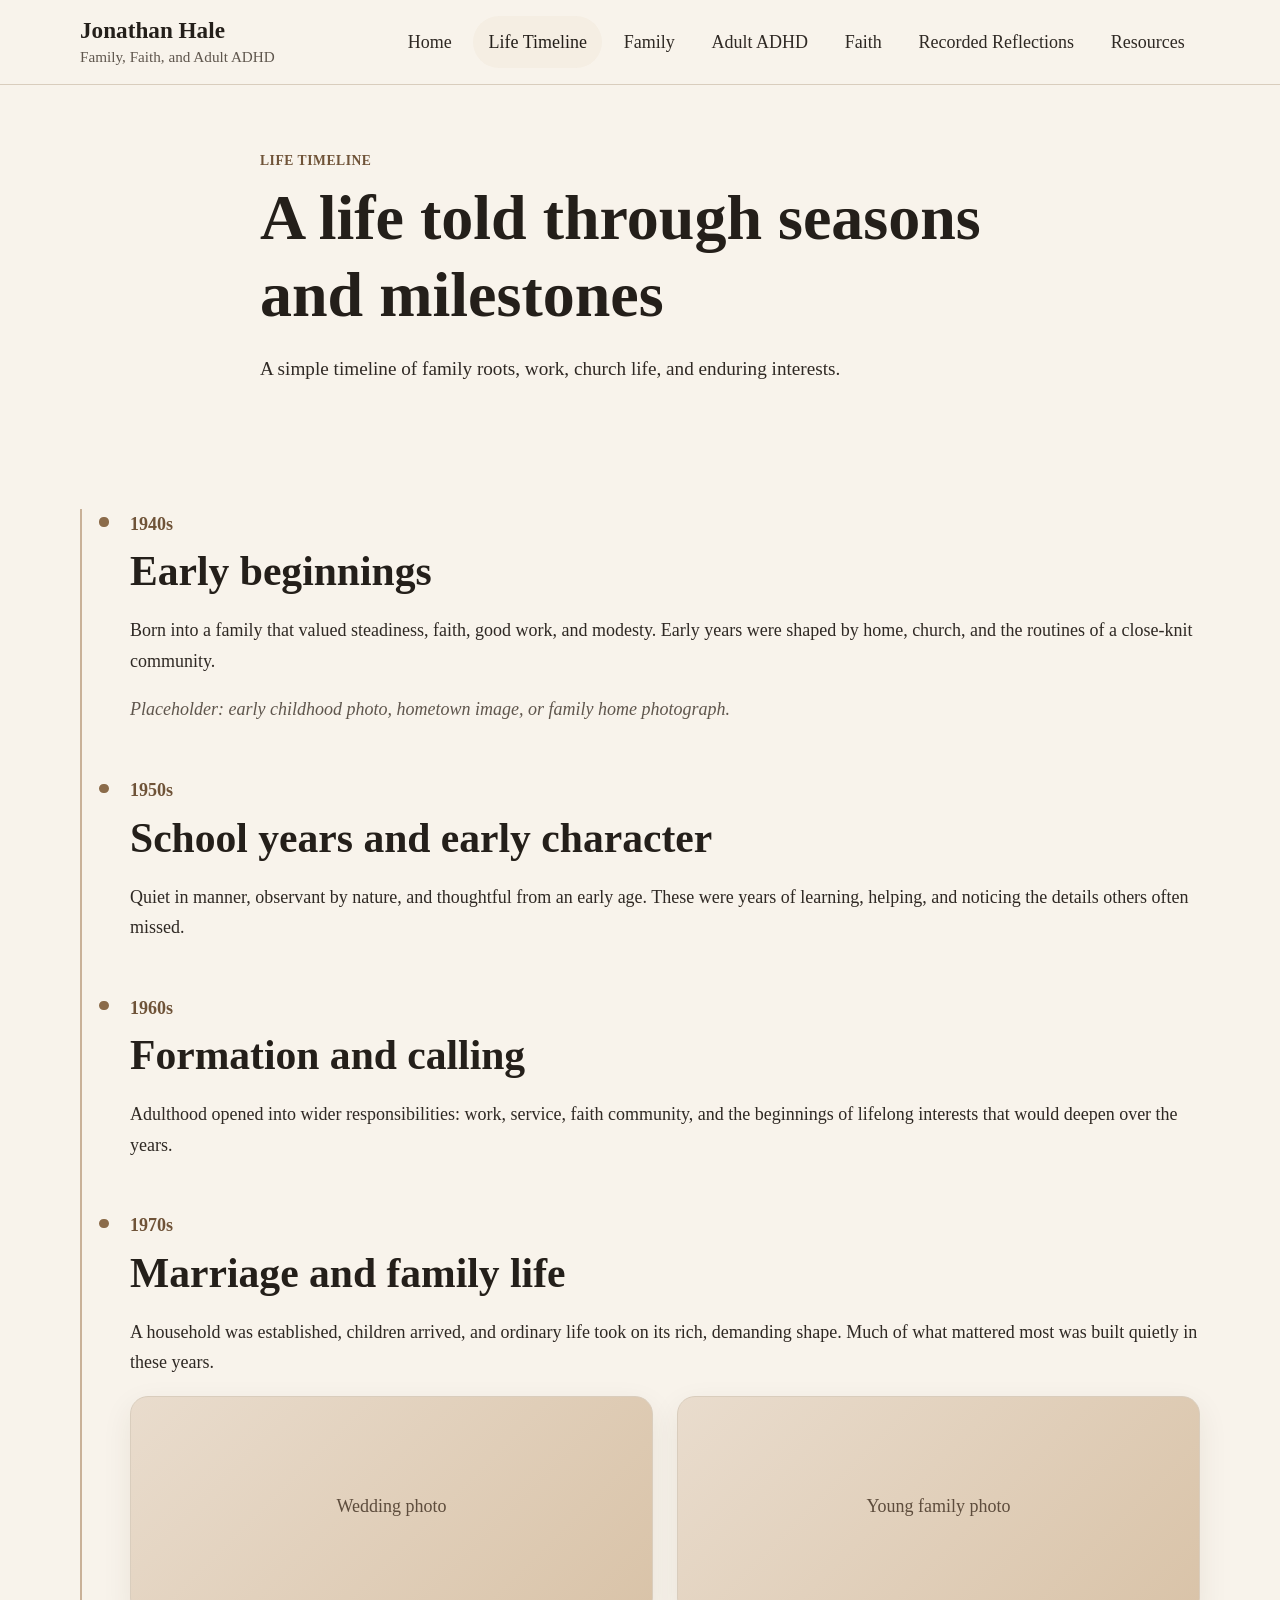
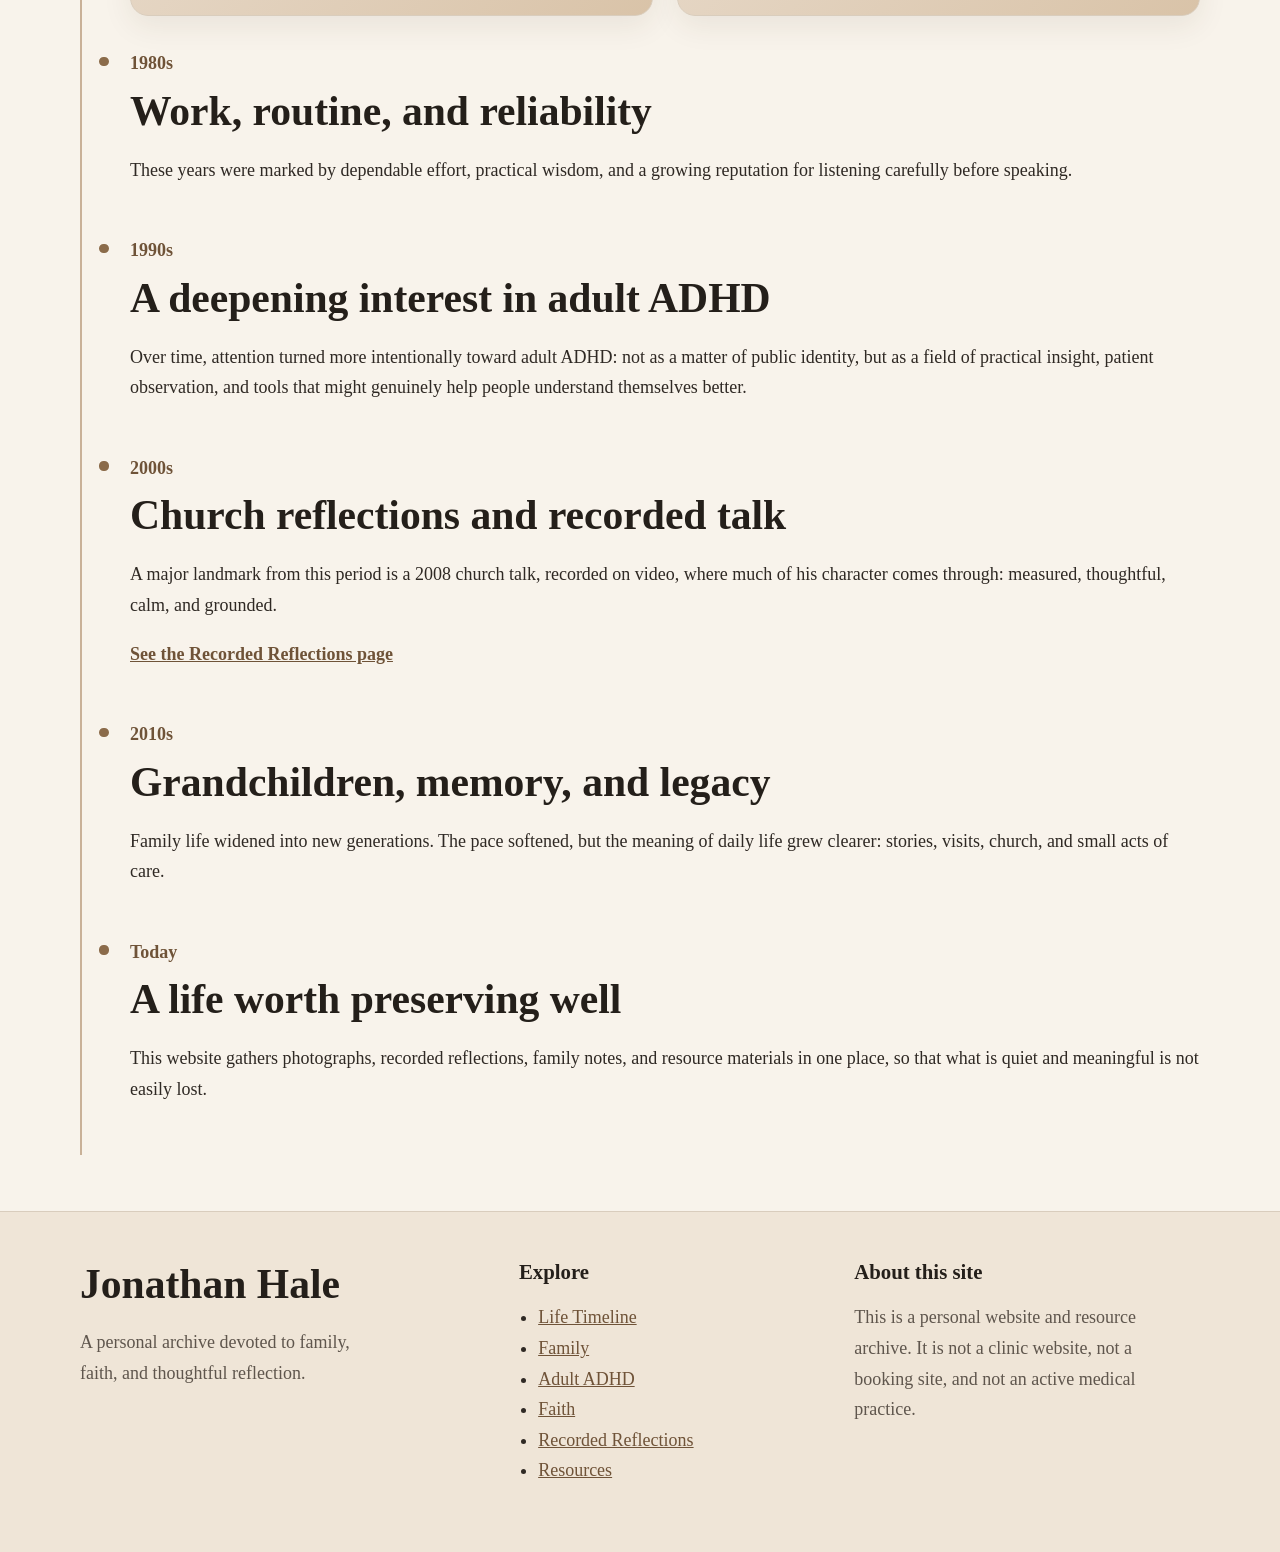
<file: uncle-site/timeline.html>
<!DOCTYPE html>
<html lang="en">
<head>
  <meta charset="UTF-8" />
  <meta name="viewport" content="width=device-width, initial-scale=1.0" />
  <meta name="description" content="A life timeline with family history, work, faith, and major milestones." />
  <title>Life Timeline | Jonathan Hale</title>
  <link rel="stylesheet" href="styles.css" />
</head>
<body>
  <a class="skip-link" href="#main-content">Skip to content</a>

  <header class="site-header">
    <div class="container header-inner">
      <a class="site-brand" href="index.html" aria-label="Go to homepage">
        <span class="site-brand-title">Jonathan Hale</span>
        <span class="site-brand-subtitle">Family, Faith, and Adult ADHD</span>
      </a>

      <button
        class="nav-toggle"
        type="button"
        aria-expanded="false"
        aria-controls="site-navigation"
        aria-label="Open menu"
      >
        <span class="nav-toggle-bar"></span>
        <span class="nav-toggle-bar"></span>
        <span class="nav-toggle-bar"></span>
      </button>

      <nav class="site-nav" id="site-navigation" aria-label="Primary">
        <ul class="nav-list">
          <li><a href="index.html">Home</a></li>
          <li><a class="active" href="timeline.html">Life Timeline</a></li>
          <li><a href="family.html">Family</a></li>
          <li><a href="adhd.html">Adult ADHD</a></li>
          <li><a href="faith.html">Faith</a></li>
          <li><a href="talks.html">Recorded Reflections</a></li>
          <li><a href="resources.html">Resources</a></li>
        </ul>
      </nav>
    </div>
  </header>

  <main id="main-content">
    <section class="page-hero">
      <div class="container narrow">
        <p class="eyebrow">Life Timeline</p>
        <h1>A life told through seasons and milestones</h1>
        <p class="lead">
          A simple timeline of family roots, work, church life, and enduring interests.
        </p>
      </div>
    </section>

    <section class="section">
      <div class="container">
        <div class="timeline">
          <article class="timeline-item">
            <div class="timeline-year">1940s</div>
            <div class="timeline-content">
              <h2>Early beginnings</h2>
              <p>
                Born into a family that valued steadiness, faith, good work, and modesty.
                Early years were shaped by home, church, and the routines of a close-knit community.
              </p>
              <p class="note">Placeholder: early childhood photo, hometown image, or family home photograph.</p>
            </div>
          </article>

          <article class="timeline-item">
            <div class="timeline-year">1950s</div>
            <div class="timeline-content">
              <h2>School years and early character</h2>
              <p>
                Quiet in manner, observant by nature, and thoughtful from an early age. These were
                years of learning, helping, and noticing the details others often missed.
              </p>
            </div>
          </article>

          <article class="timeline-item">
            <div class="timeline-year">1960s</div>
            <div class="timeline-content">
              <h2>Formation and calling</h2>
              <p>
                Adulthood opened into wider responsibilities: work, service, faith community,
                and the beginnings of lifelong interests that would deepen over the years.
              </p>
            </div>
          </article>

          <article class="timeline-item">
            <div class="timeline-year">1970s</div>
            <div class="timeline-content">
              <h2>Marriage and family life</h2>
              <p>
                A household was established, children arrived, and ordinary life took on its rich,
                demanding shape. Much of what mattered most was built quietly in these years.
              </p>
              <div class="inline-media-grid">
                <div class="media-placeholder"><span>Wedding photo</span></div>
                <div class="media-placeholder"><span>Young family photo</span></div>
              </div>
            </div>
          </article>

          <article class="timeline-item">
            <div class="timeline-year">1980s</div>
            <div class="timeline-content">
              <h2>Work, routine, and reliability</h2>
              <p>
                These years were marked by dependable effort, practical wisdom, and a growing
                reputation for listening carefully before speaking.
              </p>
            </div>
          </article>

          <article class="timeline-item">
            <div class="timeline-year">1990s</div>
            <div class="timeline-content">
              <h2>A deepening interest in adult ADHD</h2>
              <p>
                Over time, attention turned more intentionally toward adult ADHD: not as a matter
                of public identity, but as a field of practical insight, patient observation,
                and tools that might genuinely help people understand themselves better.
              </p>
            </div>
          </article>

          <article class="timeline-item">
            <div class="timeline-year">2000s</div>
            <div class="timeline-content">
              <h2>Church reflections and recorded talk</h2>
              <p>
                A major landmark from this period is a 2008 church talk, recorded on video, where
                much of his character comes through: measured, thoughtful, calm, and grounded.
              </p>
              <p>
                <a class="text-link" href="talks.html">See the Recorded Reflections page</a>
              </p>
            </div>
          </article>

          <article class="timeline-item">
            <div class="timeline-year">2010s</div>
            <div class="timeline-content">
              <h2>Grandchildren, memory, and legacy</h2>
              <p>
                Family life widened into new generations. The pace softened, but the meaning of
                daily life grew clearer: stories, visits, church, and small acts of care.
              </p>
            </div>
          </article>

          <article class="timeline-item">
            <div class="timeline-year">Today</div>
            <div class="timeline-content">
              <h2>A life worth preserving well</h2>
              <p>
                This website gathers photographs, recorded reflections, family notes, and resource
                materials in one place, so that what is quiet and meaningful is not easily lost.
              </p>
            </div>
          </article>
        </div>
      </div>
    </section>
  </main>

  <footer class="site-footer">
    <div class="container footer-grid">
      <div>
        <h2 class="footer-title">Jonathan Hale</h2>
        <p class="footer-text">
          A personal archive devoted to family, faith, and thoughtful reflection.
        </p>
      </div>

      <div>
        <h3 class="footer-heading">Explore</h3>
        <ul class="footer-links">
          <li><a href="timeline.html">Life Timeline</a></li>
          <li><a href="family.html">Family</a></li>
          <li><a href="adhd.html">Adult ADHD</a></li>
          <li><a href="faith.html">Faith</a></li>
          <li><a href="talks.html">Recorded Reflections</a></li>
          <li><a href="resources.html">Resources</a></li>
        </ul>
      </div>

      <div>
        <h3 class="footer-heading">About this site</h3>
        <p class="footer-text">
          This is a personal website and resource archive. It is not a clinic website,
          not a booking site, and not an active medical practice.
        </p>
      </div>
    </div>
  </footer>

  <script src="script.js"></script>
</body>
</html>
</file>
<file: styles.css>
:root {
  --bg: #f8f3eb;
  --bg-soft: #efe6d8;
  --surface: #fffdf9;
  --surface-2: #f5eee3;
  --text: #2f2924;
  --text-soft: #5f564d;
  --heading: #241f1a;
  --border: #d9cdbd;
  --accent: #8b6b4a;
  --accent-dark: #6f5338;
  --accent-soft: #c9b198;
  --shadow: 0 10px 30px rgba(66, 45, 21, 0.08);
  --radius: 18px;
  --radius-sm: 12px;
  --container: 1120px;
  --container-narrow: 760px;
  --transition: 180ms ease;
}

*,
*::before,
*::after {
  box-sizing: border-box;
}

html {
  scroll-behavior: smooth;
}

body {
  margin: 0;
  font-family: Georgia, "Times New Roman", serif;
  background: var(--bg);
  color: var(--text);
  line-height: 1.7;
  font-size: 18px;
}

img {
  max-width: 100%;
  display: block;
}

a {
  color: var(--accent-dark);
}

a:hover,
a:focus {
  color: var(--heading);
}

.skip-link {
  position: absolute;
  left: -9999px;
  top: 0;
  background: var(--heading);
  color: #fff;
  padding: 0.75rem 1rem;
  z-index: 999;
}

.skip-link:focus {
  left: 1rem;
  top: 1rem;
}

.container {
  width: min(100% - 2rem, var(--container));
  margin: 0 auto;
}

.narrow {
  width: min(100% - 2rem, var(--container-narrow));
  margin: 0 auto;
}

.site-header {
  position: sticky;
  top: 0;
  z-index: 50;
  background: rgba(248, 243, 235, 0.96);
  border-bottom: 1px solid var(--border);
  backdrop-filter: blur(10px);
}

.header-inner {
  display: flex;
  align-items: center;
  justify-content: space-between;
  gap: 1rem;
  min-height: 84px;
}

.site-brand {
  display: inline-flex;
  flex-direction: column;
  text-decoration: none;
  color: inherit;
}

.site-brand-title {
  font-size: 1.45rem;
  font-weight: 700;
  color: var(--heading);
  line-height: 1.2;
}

.site-brand-subtitle {
  font-size: 0.95rem;
  color: var(--text-soft);
  line-height: 1.3;
  margin-top: 0.15rem;
}

.nav-toggle {
  display: none;
  border: 1px solid var(--border);
  background: var(--surface);
  border-radius: 10px;
  padding: 0.75rem;
  cursor: pointer;
}

.nav-toggle-bar {
  display: block;
  width: 22px;
  height: 2px;
  background: var(--heading);
  margin: 4px 0;
}

.site-nav {
  display: block;
}

.nav-list {
  display: flex;
  flex-wrap: wrap;
  align-items: center;
  gap: 0.4rem;
  list-style: none;
  margin: 0;
  padding: 0;
}

.nav-list a {
  display: inline-block;
  text-decoration: none;
  color: var(--text);
  padding: 0.7rem 0.95rem;
  border-radius: 999px;
  transition: background-color var(--transition), color var(--transition);
}

.nav-list a:hover,
.nav-list a:focus,
.nav-list a.active {
  background: var(--surface-2);
  color: var(--heading);
}

.hero,
.page-hero {
  padding: 4rem 0 3rem;
}

.hero-grid {
  display: grid;
  grid-template-columns: 1.1fr 0.9fr;
  gap: 2rem;
  align-items: center;
}

.eyebrow {
  margin: 0 0 0.5rem;
  color: var(--accent-dark);
  letter-spacing: 0.04em;
  text-transform: uppercase;
  font-size: 0.85rem;
  font-weight: 700;
}

h1,
h2,
h3 {
  color: var(--heading);
  line-height: 1.2;
  margin-top: 0;
}

h1 {
  font-size: clamp(2.4rem, 5vw, 4.2rem);
  margin-bottom: 0.75rem;
}

h2 {
  font-size: clamp(1.8rem, 4vw, 2.6rem);
  margin-bottom: 1rem;
}

h3 {
  font-size: 1.3rem;
  margin-bottom: 0.75rem;
}

.hero-subtitle {
  font-size: 1.45rem;
  color: var(--text-soft);
  margin: 0 0 1rem;
}

.lead {
  font-size: 1.2rem;
  color: var(--text);
  max-width: 62ch;
}

.hero-actions {
  display: flex;
  flex-wrap: wrap;
  gap: 1rem;
  margin-top: 1.75rem;
}

.button {
  display: inline-block;
  background: var(--accent);
  color: #fff;
  text-decoration: none;
  border-radius: 999px;
  padding: 0.95rem 1.3rem;
  border: 1px solid var(--accent);
  transition: background-color var(--transition), border-color var(--transition);
}

.button:hover,
.button:focus {
  background: var(--accent-dark);
  border-color: var(--accent-dark);
  color: #fff;
}

.button-secondary {
  background: transparent;
  color: var(--accent-dark);
  border-color: var(--accent-soft);
}

.button-secondary:hover,
.button-secondary:focus {
  background: var(--surface-2);
  color: var(--heading);
  border-color: var(--accent-soft);
}

.media-placeholder {
  min-height: 220px;
  display: grid;
  place-items: center;
  background: linear-gradient(135deg, #e9dccd, #d9c3a8);
  border: 1px solid var(--border);
  border-radius: var(--radius);
  color: #5d4c3c;
  text-align: center;
  padding: 1rem;
  box-shadow: var(--shadow);
}

.media-placeholder-large {
  min-height: 420px;
}

.media-placeholder-medium {
  min-height: 300px;
}

.media-caption {
  color: var(--text-soft);
  margin-top: 1rem;
}

.section {
  padding: 3.5rem 0;
}

.section-soft {
  background: var(--bg-soft);
  border-top: 1px solid rgba(139, 107, 74, 0.08);
  border-bottom: 1px solid rgba(139, 107, 74, 0.08);
}

.section-heading {
  margin-bottom: 2rem;
}

.two-column-grid,
.three-column-grid,
.feature-grid,
.quote-grid,
.photo-grid,
.footer-grid,
.inline-media-grid {
  display: grid;
  gap: 1.5rem;
}

.two-column-grid {
  grid-template-columns: repeat(2, minmax(0, 1fr));
}

.three-column-grid {
  grid-template-columns: repeat(3, minmax(0, 1fr));
}

.feature-grid {
  grid-template-columns: repeat(3, minmax(0, 1fr));
}

.quote-grid {
  grid-template-columns: repeat(3, minmax(0, 1fr));
}

.photo-grid {
  grid-template-columns: repeat(3, minmax(0, 1fr));
}

.footer-grid {
  grid-template-columns: 1.2fr 0.9fr 1fr;
  align-items: start;
}

.inline-media-grid {
  grid-template-columns: repeat(2, minmax(0, 1fr));
  margin-top: 1rem;
}

.card,
.feature-card,
.quote-card,
.photo-card,
.resource-card,
.transcript-card {
  background: var(--surface);
  border: 1px solid var(--border);
  border-radius: var(--radius);
  padding: 1.5rem;
  box-shadow: var(--shadow);
}

.quote-card p {
  font-size: 1.15rem;
  margin-bottom: 1rem;
}

.quote-card footer {
  color: var(--text-soft);
}

.text-link {
  font-weight: 700;
}

.note {
  color: var(--text-soft);
  font-style: italic;
}

.detail-list,
.footer-links {
  padding-left: 1.2rem;
}

.page-intro {
  margin-bottom: 2rem;
}

.timeline {
  position: relative;
  padding-left: 1.5rem;
  border-left: 2px solid var(--accent-soft);
}

.timeline-item {
  position: relative;
  padding: 0 0 2rem 1.5rem;
}

.timeline-item::before {
  content: "";
  position: absolute;
  left: -0.6rem;
  top: 0.35rem;
  width: 0.95rem;
  height: 0.95rem;
  border-radius: 50%;
  background: var(--accent);
  border: 3px solid var(--bg);
}

.timeline-year {
  font-weight: 700;
  color: var(--accent-dark);
  margin-bottom: 0.5rem;
}

.resource-list {
  display: grid;
  gap: 1rem;
}

.resource-card {
  display: flex;
  flex-direction: column;
  gap: 0.85rem;
}

.resource-meta {
  font-size: 0.95rem;
  color: var(--text-soft);
}

.download-placeholder {
  display: inline-block;
  padding: 0.8rem 1rem;
  border: 1px dashed var(--accent);
  border-radius: 12px;
  background: #fcf8f2;
  color: var(--accent-dark);
  font-weight: 700;
}

.video-panel {
  background: var(--surface);
  border: 1px solid var(--border);
  border-radius: var(--radius);
  padding: 1.25rem;
  box-shadow: var(--shadow);
}

.video-placeholder {
  min-height: 420px;
  display: grid;
  place-items: center;
  border-radius: var(--radius-sm);
  border: 1px solid var(--border);
  background: linear-gradient(135deg, #d8c1a4, #b99f83);
  color: #3f3125;
  text-align: center;
  padding: 1rem;
}

.transcript-layout {
  display: grid;
  grid-template-columns: 0.85fr 1.15fr;
  gap: 1.5rem;
}

.transcript-excerpt {
  max-height: 460px;
  overflow: auto;
  padding-right: 0.5rem;
}

.site-footer {
  padding: 3rem 0;
  background: #efe5d7;
  border-top: 1px solid var(--border);
}

.footer-title,
.footer-heading {
  margin-bottom: 0.75rem;
}

.footer-text {
  color: var(--text-soft);
  max-width: 34ch;
}

@media (max-width: 960px) {
  .hero-grid,
  .two-column-grid,
  .three-column-grid,
  .feature-grid,
  .quote-grid,
  .photo-grid,
  .footer-grid,
  .transcript-layout {
    grid-template-columns: 1fr;
  }

  .header-inner {
    flex-wrap: wrap;
    align-items: center;
  }

  .nav-toggle {
    display: inline-block;
  }

  .site-nav {
    width: 100%;
    display: none;
  }

  .site-nav.open {
    display: block;
  }

  .nav-list {
    flex-direction: column;
    align-items: flex-start;
    padding: 0.75rem 0 0.5rem;
  }

  .nav-list a {
    width: 100%;
    border-radius: 12px;
  }

  .media-placeholder-large,
  .video-placeholder {
    min-height: 280px;
  }
}

@media (max-width: 640px) {
  body {
    font-size: 17px;
  }

  .hero,
  .page-hero,
  .section {
    padding: 2.5rem 0;
  }

  .header-inner {
    min-height: 72px;
  }

  .site-brand-title {
    font-size: 1.2rem;
  }

  .site-brand-subtitle {
    font-size: 0.9rem;
  }

  .button {
    width: 100%;
    text-align: center;
  }
}
/* Coptic-inspired, readable archival styling */
.site-brand-title {
  letter-spacing: 0.01em;
  font-weight: 700;
}

.hero-copy h1 {
  position: relative;
  display: inline-block;
  letter-spacing: 0.01em;
  text-rendering: optimizeLegibility;
}

.hero-copy h1::before {
  content: "✢";
  display: block;
  font-size: 1.1rem;
  line-height: 1;
  color: var(--accent);
  margin-bottom: 0.85rem;
  opacity: 0.9;
}

.hero-subtitle {
  letter-spacing: 0.01em;
}

.site-brand {
  position: relative;
}

.site-brand::after {
  content: "✢";
  display: inline-block;
  margin-top: 0.2rem;
  color: var(--accent);
  font-size: 0.75rem;
  opacity: 0.85;
}

.eyebrow {
  letter-spacing: 0.08em;
}

@media (min-width: 961px) {
  .hero-copy h1 {
    font-size: clamp(3rem, 5.2vw, 5rem);
  }
}


.site-brand-title,
.hero-name {
  font-family: "Marcellus", Georgia, serif;
}

.hero-name {
  letter-spacing: 0.01em;
}

.hero-name-accent {
  font-family: "Aref Ruqaa Ink", serif;
  font-size: 2rem;
  line-height: 1.1;
  color: var(--accent-dark);
  margin: -0.35rem 0 1rem;
  opacity: 0.96;
  text-align: center;
  display: block;
  width: fit-content;
  margin-left: auto;
  margin-right: auto;
}

.site-brand-subtitle {
  margin-top: 0.1rem;
}


.hero-copy {
  text-align: left;
}

.hero-name {
  display: block;
  margin-bottom: 0.2rem;
}

@media (min-width: 961px) {
  .hero-name {
    max-width: 12ch;
  }

  .hero-name-accent {
    transform: translateY(-0.1rem);
  }
}


.hero-name-group {
  display: inline-block;
  text-align: center;
}

.hero-copy .hero-name,
.hero-copy .hero-name-accent {
  text-align: center;
}

.questionnaire-form {
  display: grid;
  gap: 1.5rem;
}

.question-group {
  border: 0;
  padding: 0;
  margin: 0;
}

.question-group legend {
  font-size: 1.5rem;
  font-weight: 700;
  color: var(--heading);
  margin-bottom: 1rem;
}

.question-item {
  border-top: 1px solid var(--border);
  padding-top: 1rem;
  margin-top: 1rem;
}

.question-item p {
  margin: 0 0 0.85rem;
  font-weight: 700;
}

.question-item label {
  display: block;
  margin: 0.4rem 0;
}

.questionnaire-actions {
  display: flex;
  flex-wrap: wrap;
  gap: 1rem;
}

@media (max-width: 640px) {
  .questionnaire-actions .button {
    width: 100%;
  }
}


.questionnaire-form {
  margin-top: 0.5rem;
}

.questionnaire-form legend {
  padding-bottom: 0.5rem;
}

.question-item {
  background: #fffdf9;
  border: 1px solid var(--border);
  border-radius: 14px;
  padding: 1rem 1rem 0.8rem;
}

.question-item + .question-item {
  margin-top: 1rem;
}

.question-item label {
  padding: 0.2rem 0;
}

#ny-adhd-result {
  min-height: 160px;
}

#ny-adhd-result h2 {
  margin-bottom: 0.75rem;
}


.questionnaire-secondary-actions {
  margin-top: 1rem;
}

@media print {
  .site-header,
  .site-footer,
  .nav-toggle,
  .questionnaire-actions,
  .questionnaire-secondary-actions {
    display: none !important;
  }

  body {
    background: #fff;
  }

  .card,
  .transcript-card,
  .question-item {
    box-shadow: none;
    border: 1px solid #ccc;
  }
}
</file>
<file: uncle-site/styles.css>
:root {
  --bg: #f8f3eb;
  --bg-soft: #efe6d8;
  --surface: #fffdf9;
  --surface-2: #f5eee3;
  --text: #2f2924;
  --text-soft: #5f564d;
  --heading: #241f1a;
  --border: #d9cdbd;
  --accent: #8b6b4a;
  --accent-dark: #6f5338;
  --accent-soft: #c9b198;
  --shadow: 0 10px 30px rgba(66, 45, 21, 0.08);
  --radius: 18px;
  --radius-sm: 12px;
  --container: 1120px;
  --container-narrow: 760px;
  --transition: 180ms ease;
}

*,
*::before,
*::after {
  box-sizing: border-box;
}

html {
  scroll-behavior: smooth;
}

body {
  margin: 0;
  font-family: Georgia, "Times New Roman", serif;
  background: var(--bg);
  color: var(--text);
  line-height: 1.7;
  font-size: 18px;
}

img {
  max-width: 100%;
  display: block;
}

a {
  color: var(--accent-dark);
}

a:hover,
a:focus {
  color: var(--heading);
}

.skip-link {
  position: absolute;
  left: -9999px;
  top: 0;
  background: var(--heading);
  color: #fff;
  padding: 0.75rem 1rem;
  z-index: 999;
}

.skip-link:focus {
  left: 1rem;
  top: 1rem;
}

.container {
  width: min(100% - 2rem, var(--container));
  margin: 0 auto;
}

.narrow {
  width: min(100% - 2rem, var(--container-narrow));
  margin: 0 auto;
}

.site-header {
  position: sticky;
  top: 0;
  z-index: 50;
  background: rgba(248, 243, 235, 0.96);
  border-bottom: 1px solid var(--border);
  backdrop-filter: blur(10px);
}

.header-inner {
  display: flex;
  align-items: center;
  justify-content: space-between;
  gap: 1rem;
  min-height: 84px;
}

.site-brand {
  display: inline-flex;
  flex-direction: column;
  text-decoration: none;
  color: inherit;
}

.site-brand-title {
  font-size: 1.45rem;
  font-weight: 700;
  color: var(--heading);
  line-height: 1.2;
}

.site-brand-subtitle {
  font-size: 0.95rem;
  color: var(--text-soft);
  line-height: 1.3;
  margin-top: 0.15rem;
}

.nav-toggle {
  display: none;
  border: 1px solid var(--border);
  background: var(--surface);
  border-radius: 10px;
  padding: 0.75rem;
  cursor: pointer;
}

.nav-toggle-bar {
  display: block;
  width: 22px;
  height: 2px;
  background: var(--heading);
  margin: 4px 0;
}

.site-nav {
  display: block;
}

.nav-list {
  display: flex;
  flex-wrap: wrap;
  align-items: center;
  gap: 0.4rem;
  list-style: none;
  margin: 0;
  padding: 0;
}

.nav-list a {
  display: inline-block;
  text-decoration: none;
  color: var(--text);
  padding: 0.7rem 0.95rem;
  border-radius: 999px;
  transition: background-color var(--transition), color var(--transition);
}

.nav-list a:hover,
.nav-list a:focus,
.nav-list a.active {
  background: var(--surface-2);
  color: var(--heading);
}

.hero,
.page-hero {
  padding: 4rem 0 3rem;
}

.hero-grid {
  display: grid;
  grid-template-columns: 1.1fr 0.9fr;
  gap: 2rem;
  align-items: center;
}

.eyebrow {
  margin: 0 0 0.5rem;
  color: var(--accent-dark);
  letter-spacing: 0.04em;
  text-transform: uppercase;
  font-size: 0.85rem;
  font-weight: 700;
}

h1,
h2,
h3 {
  color: var(--heading);
  line-height: 1.2;
  margin-top: 0;
}

h1 {
  font-size: clamp(2.4rem, 5vw, 4.2rem);
  margin-bottom: 0.75rem;
}

h2 {
  font-size: clamp(1.8rem, 4vw, 2.6rem);
  margin-bottom: 1rem;
}

h3 {
  font-size: 1.3rem;
  margin-bottom: 0.75rem;
}

.hero-subtitle {
  font-size: 1.45rem;
  color: var(--text-soft);
  margin: 0 0 1rem;
}

.lead {
  font-size: 1.2rem;
  color: var(--text);
  max-width: 62ch;
}

.hero-actions {
  display: flex;
  flex-wrap: wrap;
  gap: 1rem;
  margin-top: 1.75rem;
}

.button {
  display: inline-block;
  background: var(--accent);
  color: #fff;
  text-decoration: none;
  border-radius: 999px;
  padding: 0.95rem 1.3rem;
  border: 1px solid var(--accent);
  transition: background-color var(--transition), border-color var(--transition);
}

.button:hover,
.button:focus {
  background: var(--accent-dark);
  border-color: var(--accent-dark);
  color: #fff;
}

.button-secondary {
  background: transparent;
  color: var(--accent-dark);
  border-color: var(--accent-soft);
}

.button-secondary:hover,
.button-secondary:focus {
  background: var(--surface-2);
  color: var(--heading);
  border-color: var(--accent-soft);
}

.media-placeholder {
  min-height: 220px;
  display: grid;
  place-items: center;
  background: linear-gradient(135deg, #e9dccd, #d9c3a8);
  border: 1px solid var(--border);
  border-radius: var(--radius);
  color: #5d4c3c;
  text-align: center;
  padding: 1rem;
  box-shadow: var(--shadow);
}

.media-placeholder-large {
  min-height: 420px;
}

.media-placeholder-medium {
  min-height: 300px;
}

.media-caption {
  color: var(--text-soft);
  margin-top: 1rem;
}

.section {
  padding: 3.5rem 0;
}

.section-soft {
  background: var(--bg-soft);
  border-top: 1px solid rgba(139, 107, 74, 0.08);
  border-bottom: 1px solid rgba(139, 107, 74, 0.08);
}

.section-heading {
  margin-bottom: 2rem;
}

.two-column-grid,
.three-column-grid,
.feature-grid,
.quote-grid,
.photo-grid,
.footer-grid,
.inline-media-grid {
  display: grid;
  gap: 1.5rem;
}

.two-column-grid {
  grid-template-columns: repeat(2, minmax(0, 1fr));
}

.three-column-grid {
  grid-template-columns: repeat(3, minmax(0, 1fr));
}

.feature-grid {
  grid-template-columns: repeat(3, minmax(0, 1fr));
}

.quote-grid {
  grid-template-columns: repeat(3, minmax(0, 1fr));
}

.photo-grid {
  grid-template-columns: repeat(3, minmax(0, 1fr));
}

.footer-grid {
  grid-template-columns: 1.2fr 0.9fr 1fr;
  align-items: start;
}

.inline-media-grid {
  grid-template-columns: repeat(2, minmax(0, 1fr));
  margin-top: 1rem;
}

.card,
.feature-card,
.quote-card,
.photo-card,
.resource-card,
.transcript-card {
  background: var(--surface);
  border: 1px solid var(--border);
  border-radius: var(--radius);
  padding: 1.5rem;
  box-shadow: var(--shadow);
}

.quote-card p {
  font-size: 1.15rem;
  margin-bottom: 1rem;
}

.quote-card footer {
  color: var(--text-soft);
}

.text-link {
  font-weight: 700;
}

.note {
  color: var(--text-soft);
  font-style: italic;
}

.detail-list,
.footer-links {
  padding-left: 1.2rem;
}

.page-intro {
  margin-bottom: 2rem;
}

.timeline {
  position: relative;
  padding-left: 1.5rem;
  border-left: 2px solid var(--accent-soft);
}

.timeline-item {
  position: relative;
  padding: 0 0 2rem 1.5rem;
}

.timeline-item::before {
  content: "";
  position: absolute;
  left: -0.6rem;
  top: 0.35rem;
  width: 0.95rem;
  height: 0.95rem;
  border-radius: 50%;
  background: var(--accent);
  border: 3px solid var(--bg);
}

.timeline-year {
  font-weight: 700;
  color: var(--accent-dark);
  margin-bottom: 0.5rem;
}

.resource-list {
  display: grid;
  gap: 1rem;
}

.resource-card {
  display: flex;
  flex-direction: column;
  gap: 0.85rem;
}

.resource-meta {
  font-size: 0.95rem;
  color: var(--text-soft);
}

.download-placeholder {
  display: inline-block;
  padding: 0.8rem 1rem;
  border: 1px dashed var(--accent);
  border-radius: 12px;
  background: #fcf8f2;
  color: var(--accent-dark);
  font-weight: 700;
}

.video-panel {
  background: var(--surface);
  border: 1px solid var(--border);
  border-radius: var(--radius);
  padding: 1.25rem;
  box-shadow: var(--shadow);
}

.video-placeholder {
  min-height: 420px;
  display: grid;
  place-items: center;
  border-radius: var(--radius-sm);
  border: 1px solid var(--border);
  background: linear-gradient(135deg, #d8c1a4, #b99f83);
  color: #3f3125;
  text-align: center;
  padding: 1rem;
}

.transcript-layout {
  display: grid;
  grid-template-columns: 0.85fr 1.15fr;
  gap: 1.5rem;
}

.transcript-excerpt {
  max-height: 460px;
  overflow: auto;
  padding-right: 0.5rem;
}

.site-footer {
  padding: 3rem 0;
  background: #efe5d7;
  border-top: 1px solid var(--border);
}

.footer-title,
.footer-heading {
  margin-bottom: 0.75rem;
}

.footer-text {
  color: var(--text-soft);
  max-width: 34ch;
}

@media (max-width: 960px) {
  .hero-grid,
  .two-column-grid,
  .three-column-grid,
  .feature-grid,
  .quote-grid,
  .photo-grid,
  .footer-grid,
  .transcript-layout {
    grid-template-columns: 1fr;
  }

  .header-inner {
    flex-wrap: wrap;
    align-items: center;
  }

  .nav-toggle {
    display: inline-block;
  }

  .site-nav {
    width: 100%;
    display: none;
  }

  .site-nav.open {
    display: block;
  }

  .nav-list {
    flex-direction: column;
    align-items: flex-start;
    padding: 0.75rem 0 0.5rem;
  }

  .nav-list a {
    width: 100%;
    border-radius: 12px;
  }

  .media-placeholder-large,
  .video-placeholder {
    min-height: 280px;
  }
}

@media (max-width: 640px) {
  body {
    font-size: 17px;
  }

  .hero,
  .page-hero,
  .section {
    padding: 2.5rem 0;
  }

  .header-inner {
    min-height: 72px;
  }

  .site-brand-title {
    font-size: 1.2rem;
  }

  .site-brand-subtitle {
    font-size: 0.9rem;
  }

  .button {
    width: 100%;
    text-align: center;
  }
}
</file>
